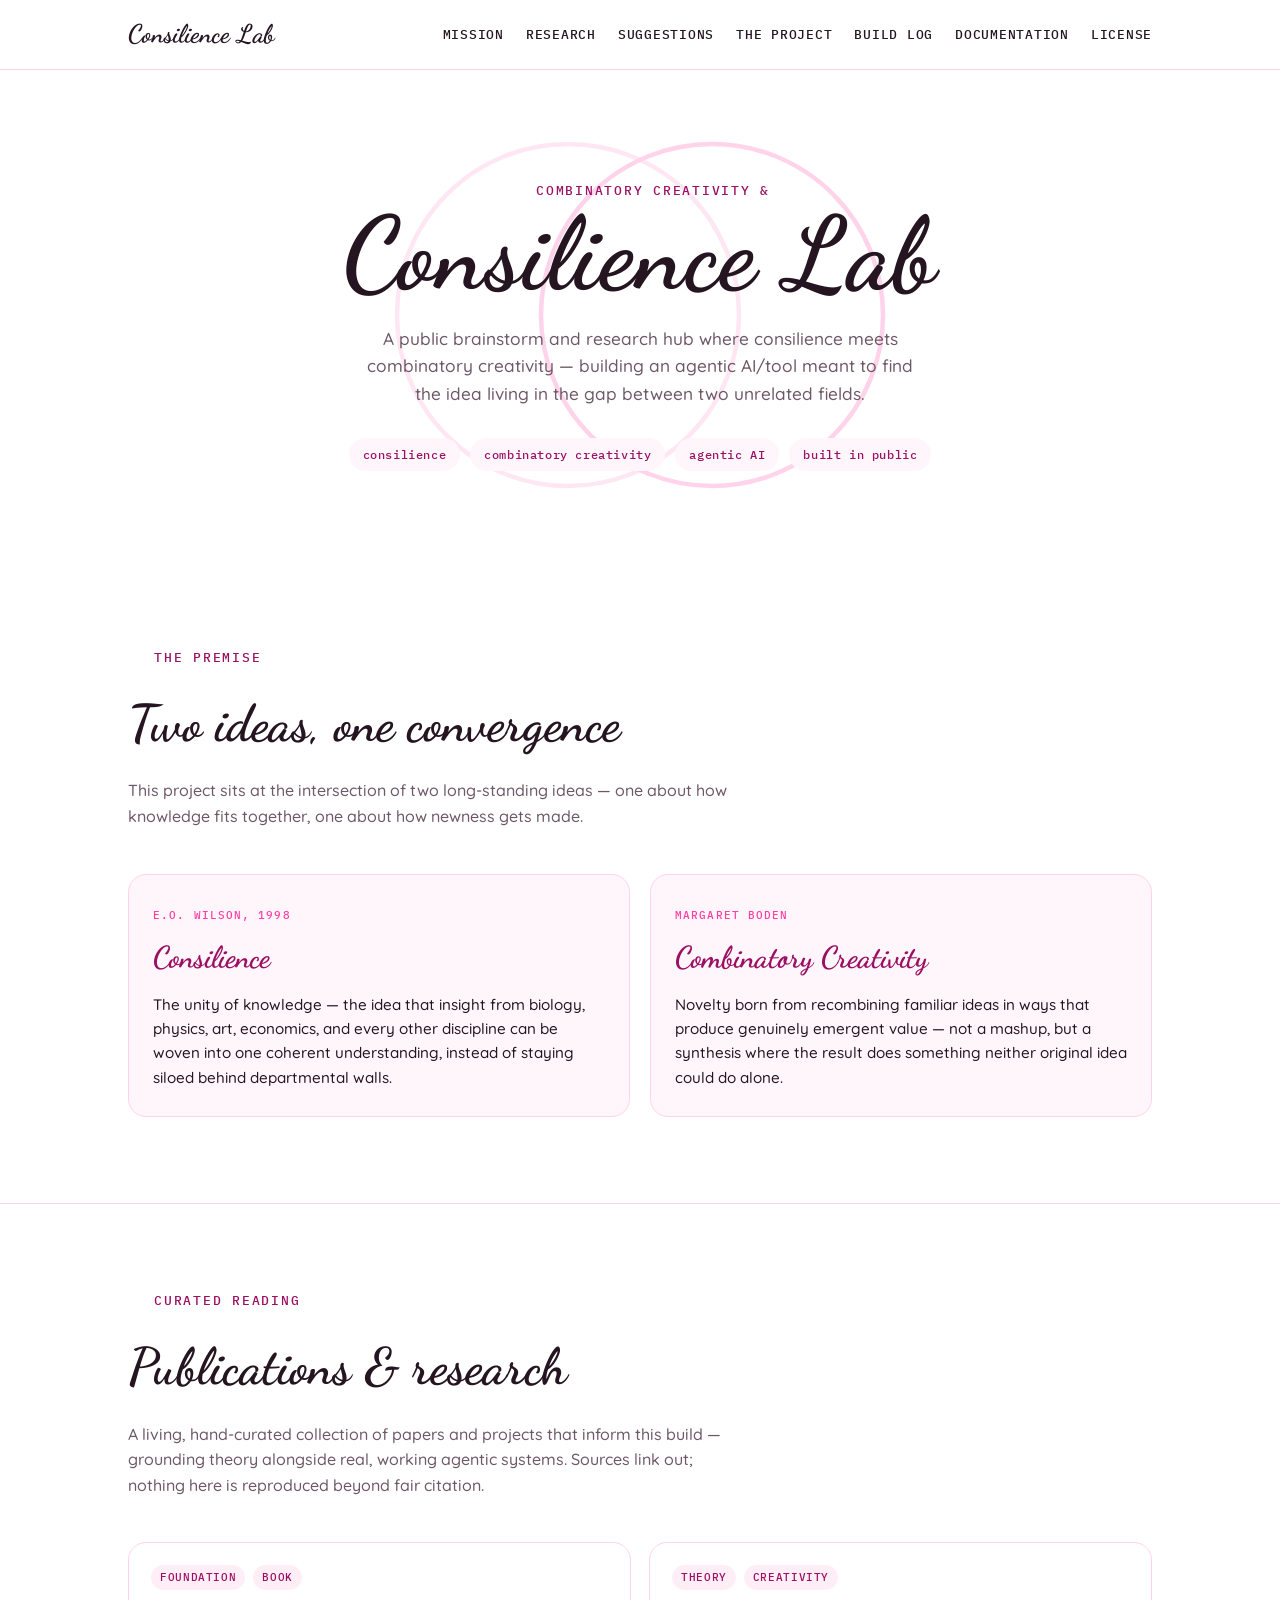
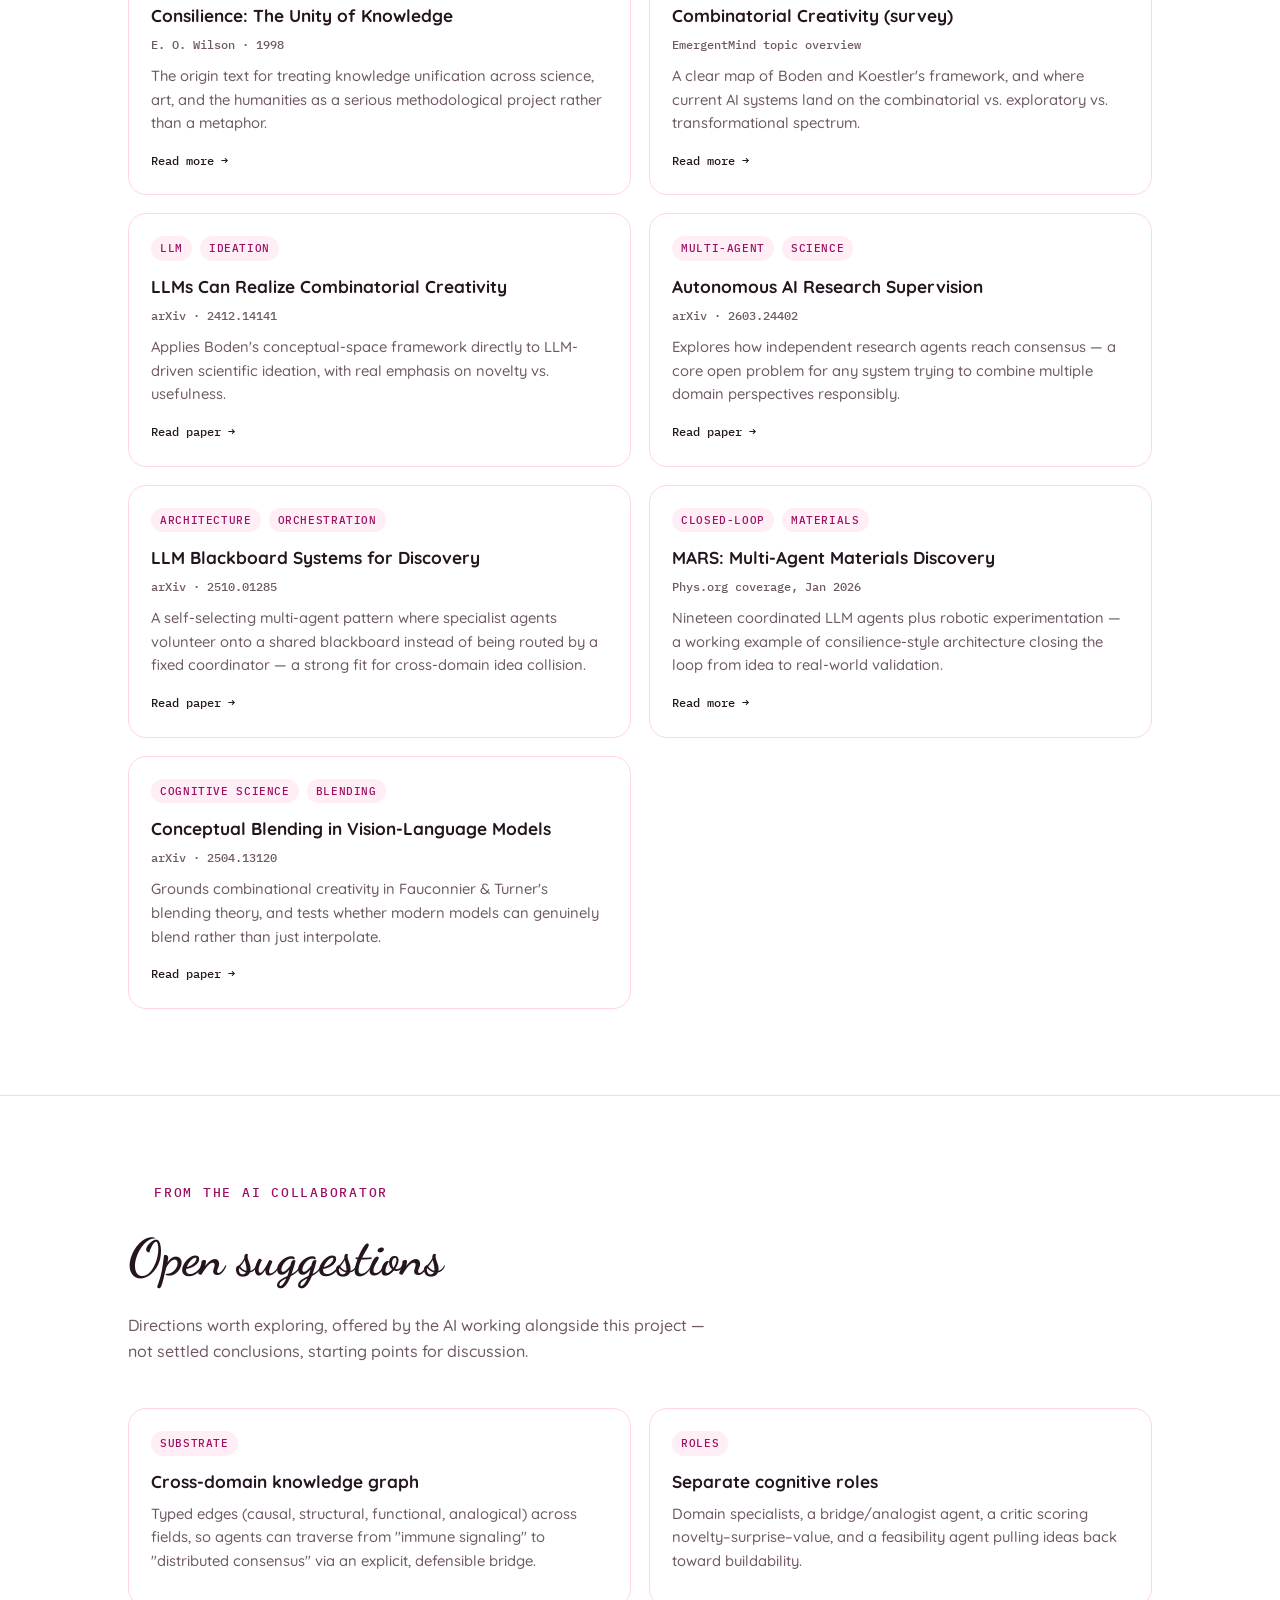
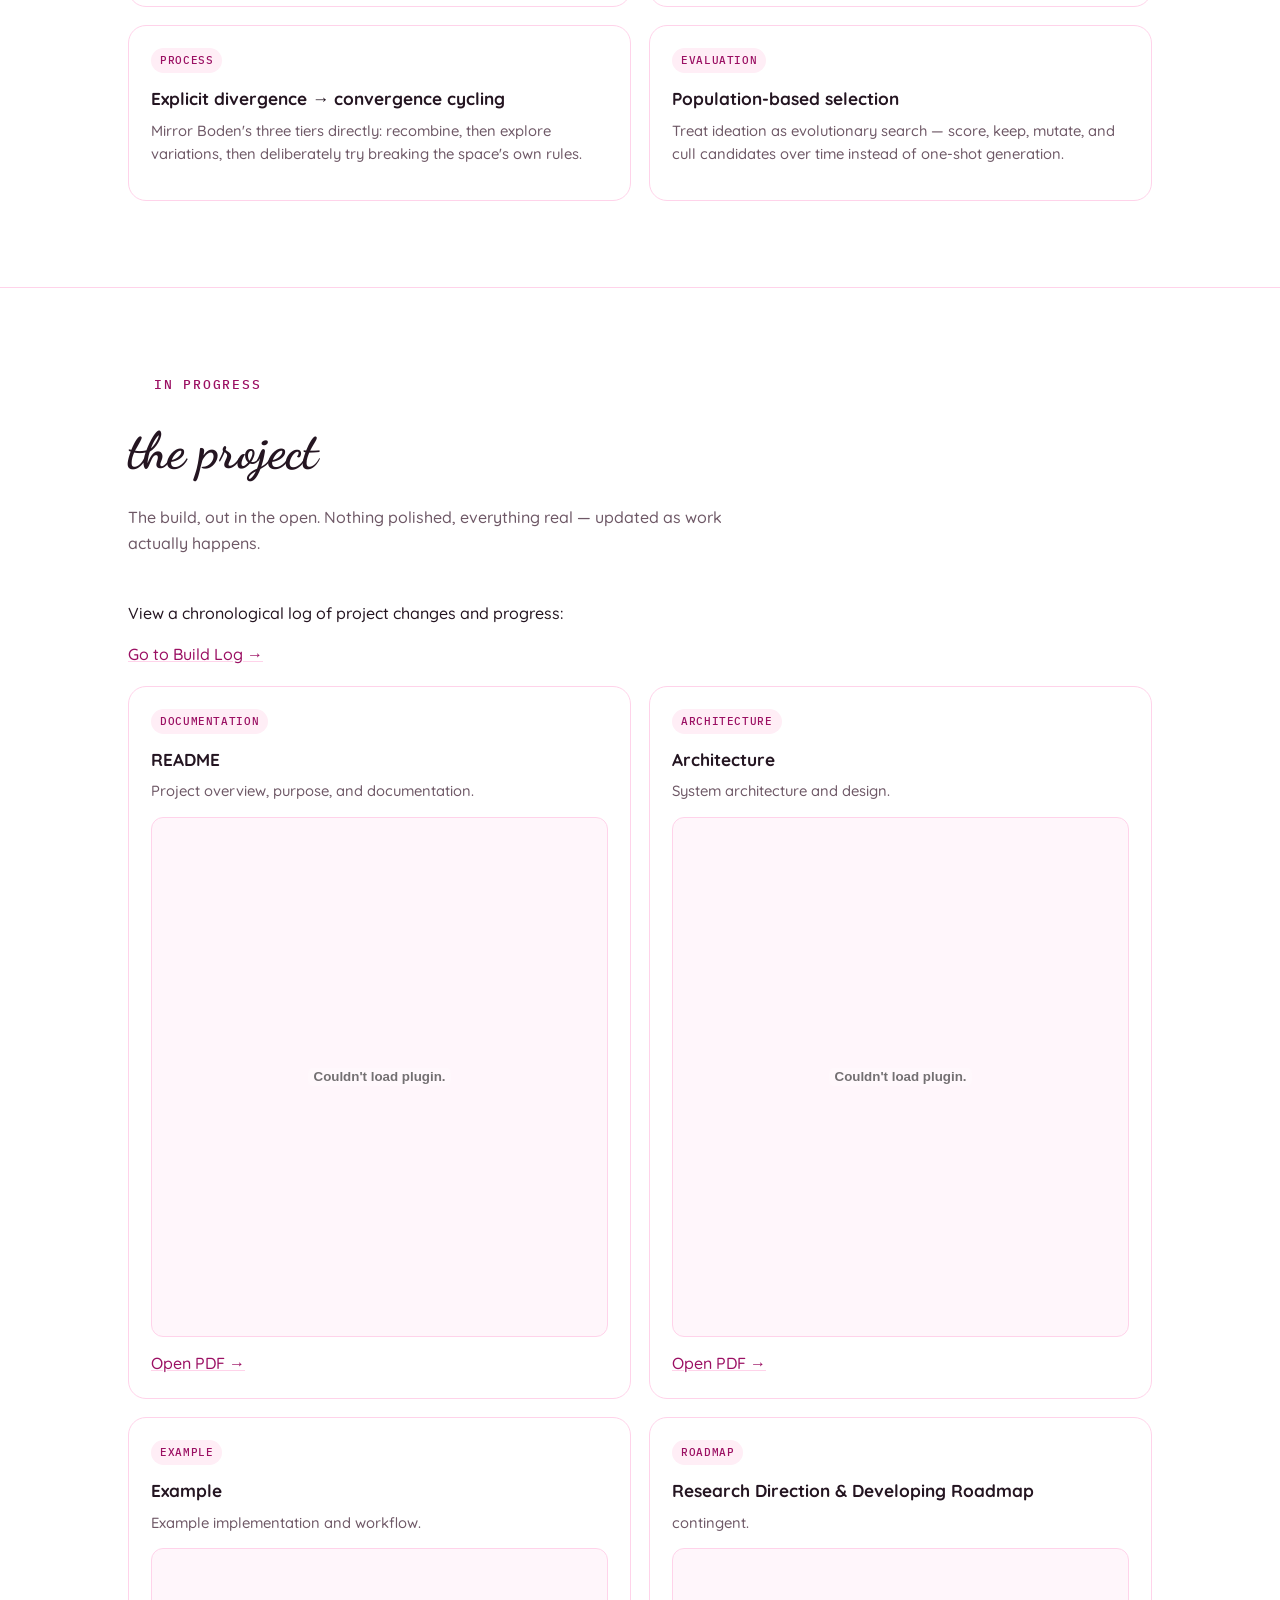
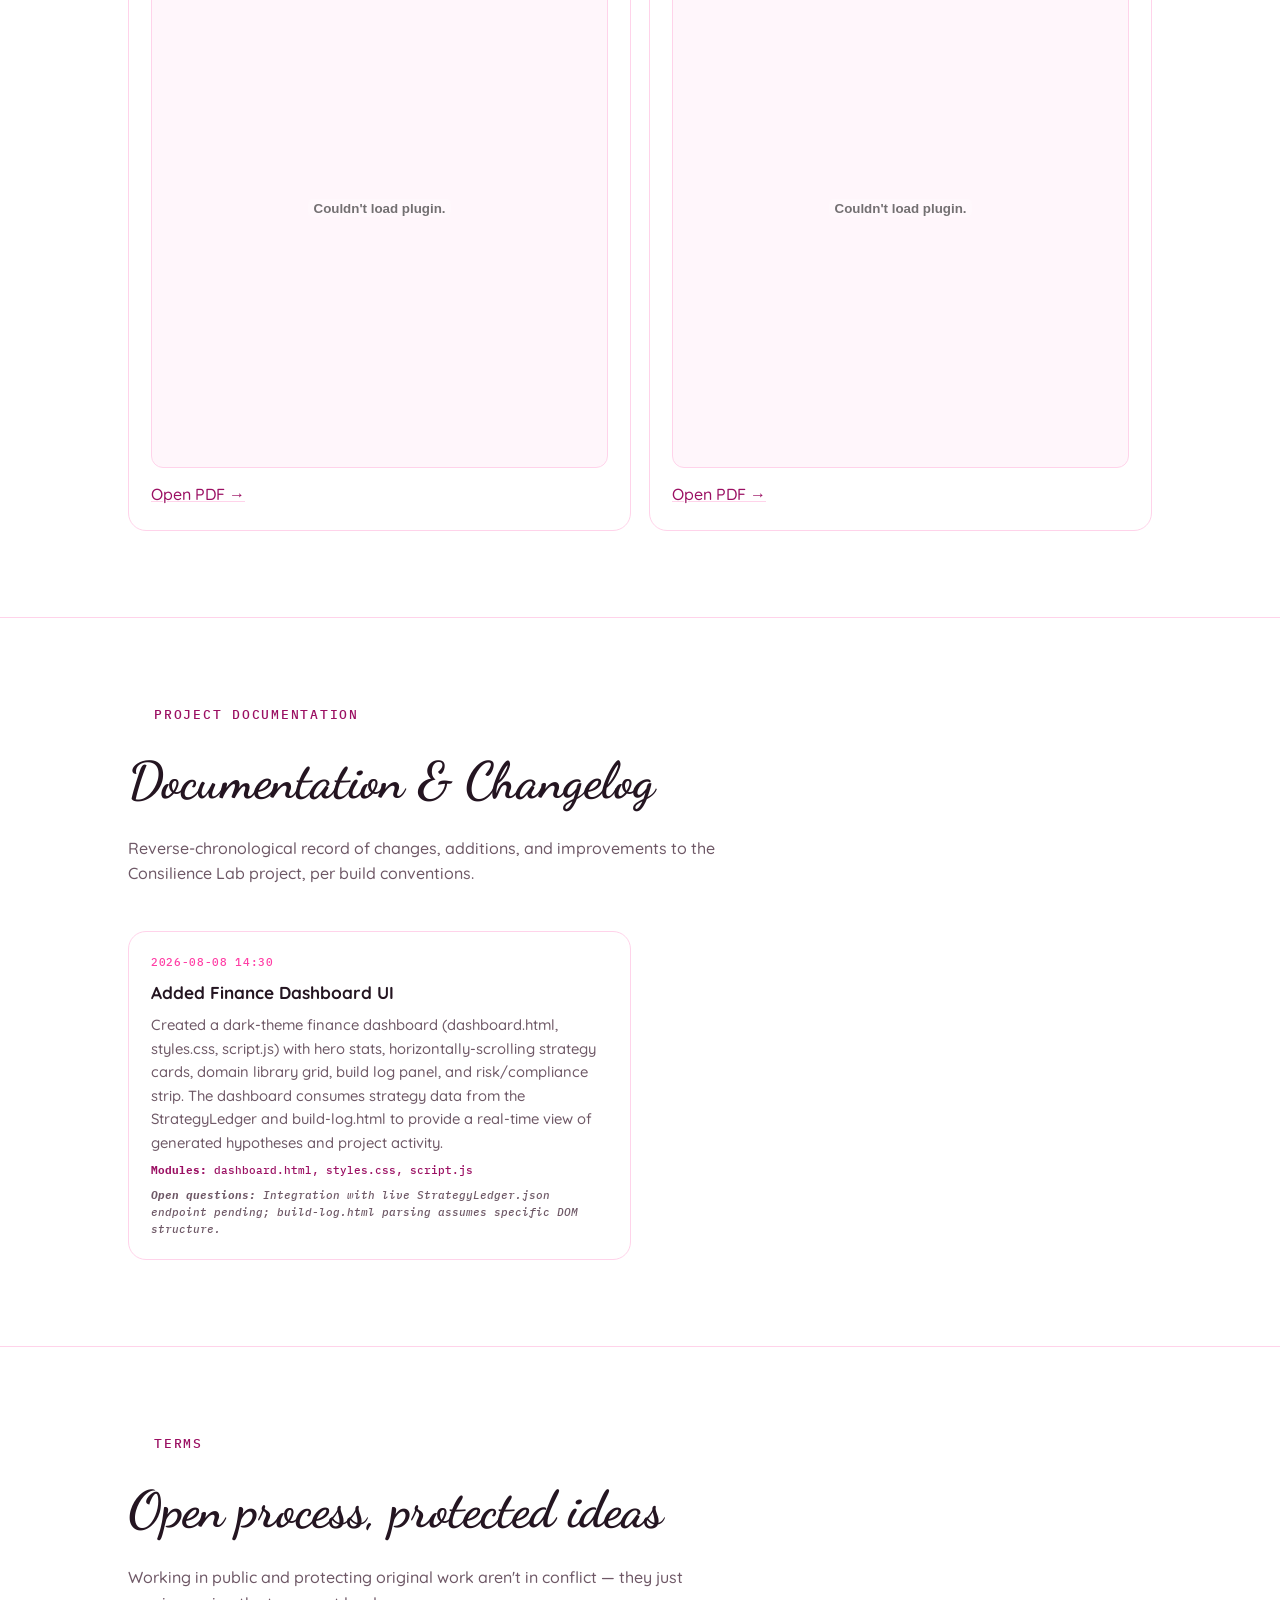
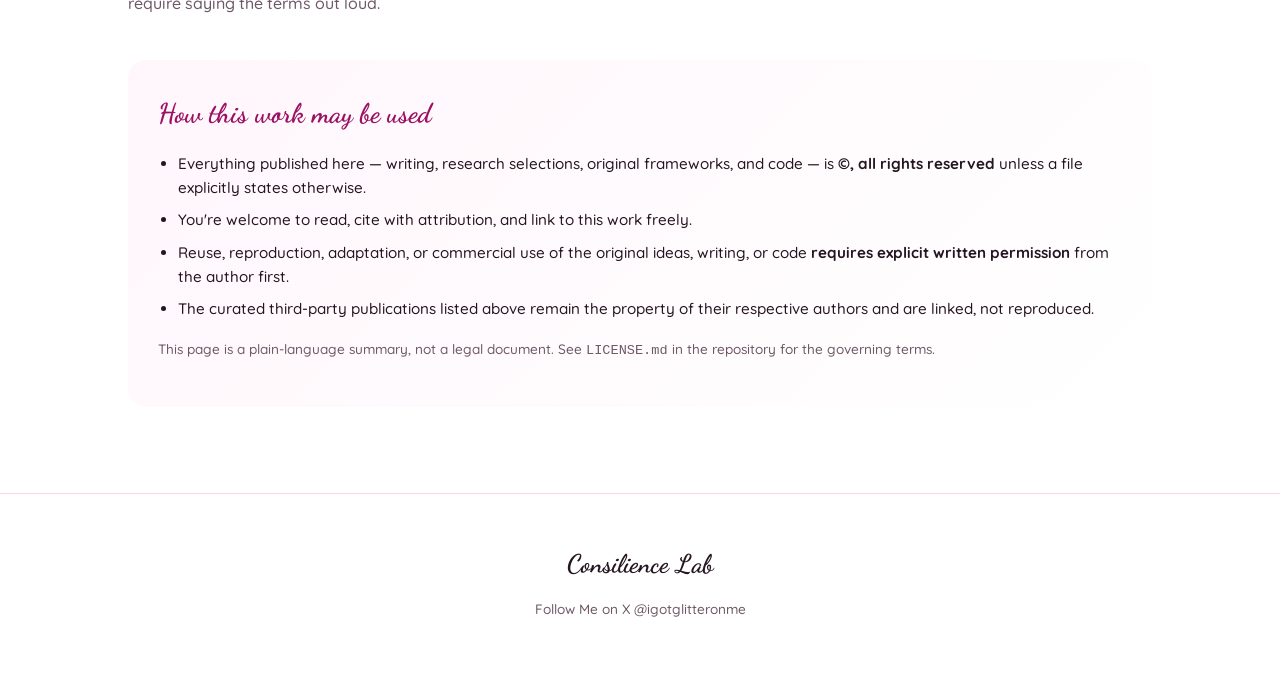
<file: index.html>
<!DOCTYPE html>
<html lang="en">
<head>
<meta charset="UTF-8">
<meta name="viewport" content="width=device-width, initial-scale=1.0">
<title>Consilience Lab — Where Ideas Collide</title>
<meta name="description" content="A public research, building and brainstorm hub, exploring consilience and combinatory creativity in agentic AI. Curated publications, open suggestions, and work-in-progress.">

<link rel="preconnect" href="https://fonts.googleapis.com">
<link rel="preconnect" href="https://fonts.gstatic.com" crossorigin>
<link href="https://fonts.googleapis.com/css2?family=Dancing+Script:wght@500;700&family=Quicksand:wght@400;500;600;700&family=IBM+Plex+Mono:wght@400;500&display=swap" rel="stylesheet">

<style>
  :root{
    --white:#ffffff;
    --bpink:#e0218a;
    --hot-pink:#ff3ea5;
    --blush:#ffeef6;
    --blush-2:#fff6fb;
    --deep-magenta:#9b1063;
    --ink:#241521;
    --ink-soft:#6e5866;
    --line:#ffd3ea;
    --radius:18px;
  }

  *{box-sizing:border-box;}
  html{scroll-behavior:smooth;}
  body{
    margin:0;
    background:var(--white);
    color:var(--ink);
    font-family:'Quicksand', sans-serif;
    font-weight:500;
    line-height:1.6;
    -webkit-font-smoothing:antialiased;
  }

  ::selection{ background:var(--b-pink); color:#fff; }

  a{ color:var(--deep-magenta); text-decoration-color:var(--line); }
  a:hover{ color:var(--hot-pink); }

  .wrap{ max-width:1080px; margin:0 auto; padding:0 28px; }

  h1,h2,h3{ margin:0; }

  .script{
    font-family:'Dancing Script', cursive;
    font-weight:700;
    color:var(--b-pink);
  }

  .eyebrow{
    font-family:'IBM Plex Mono', monospace;
    font-size:12.5px;
    letter-spacing:.14em;
    text-transform:uppercase;
    color:var(--deep-magenta);
    display:inline-flex;
    align-items:center;
    gap:10px;
  }
  .eyebrow::before{
    content:"";
    width:16px; height:16px;
    background: var(--venn-icon);
    display:inline-block;
  }

  /* ---------- Nav ---------- */
  nav{
    position:sticky; top:0; z-index:50;
    background:rgba(255,255,255,0.88);
    backdrop-filter:blur(8px);
    border-bottom:1px solid var(--line);
  }
  .nav-inner{
    max-width:1080px; margin:0 auto; padding:14px 28px;
    display:flex; align-items:center; justify-content:space-between;
    gap:16px; flex-wrap:wrap;
  }
  .nav-mark{
    font-family:'Dancing Script', cursive;
    font-weight:700;
    font-size:1.6rem;
    color:var(--b-pink);
  }
  .nav-links{
    display:flex; gap:22px; flex-wrap:wrap;
    font-family:'IBM Plex Mono', monospace;
    font-size:12.5px;
    letter-spacing:.06em;
    text-transform:uppercase;
  }
  .nav-links a{ color:var(--ink); text-decoration:none; }
  .nav-links a:hover{ color:var(--b-pink); }

  /* ---------- Hero ---------- */
  header.hero{
    position:relative;
    padding:110px 28px 90px;
    text-align:center;
    overflow:hidden;
  }
  .venn-bg{
    position:absolute; inset:0;
    display:flex; align-items:center; justify-content:center;
    pointer-events:none;
    opacity:0.55;
  }
  .venn-bg svg{ width:min(720px, 90vw); height:auto; }

  .hero-content{ position:relative; z-index:1; }

  .hero h1{
    font-size:clamp(3.2rem, 9vw, 6.4rem);
    line-height:0.95;
    letter-spacing:0.01em;
  }
  .hero .tagline{
    max-width:560px;
    margin:22px auto 0;
    font-size:1.08rem;
    color:var(--ink-soft);
  }
  .hero .badge-row{
    margin-top:30px;
    display:flex; gap:10px; justify-content:center; flex-wrap:wrap;
  }
  .pill{
    font-family:'IBM Plex Mono', monospace;
    font-size:12px;
    letter-spacing:.05em;
    padding:7px 14px;
    border-radius:999px;
    border:1.5px solid var(--b-pink);
    color:var(--deep-magenta);
    background:var(--blush-2);
  }

  /* ---------- Section shell ---------- */
  section{ padding:86px 0; border-top:1px solid var(--line); }
  section:first-of-type{ border-top:none; }
  .section-head{ margin-bottom:44px; max-width:680px; }
  .section-head h2{
    font-family:'Dancing Script', cursive;
    font-weight:700;
    font-size:clamp(2.2rem, 4.5vw, 3.2rem);
    color:var(--b-pink);
    margin-top:10px;
  }
  .section-head p{ color:var(--ink-soft); margin-top:14px; font-size:1rem; max-width:600px; }

  /* ---------- Mission / definitions ---------- */
  .terms{
    display:grid; grid-template-columns:1fr 1fr; gap:20px;
    margin-top:10px;
  }
  .term-card{
    background:var(--blush-2);
    border:1.5px solid var(--line);
    border-radius:var(--radius);
    padding:26px 24px;
  }
  .term-card .kicker{
    font-family:'IBM Plex Mono', monospace;
    font-size:11px; letter-spacing:.1em; text-transform:uppercase;
    color:var(--hot-pink);
  }
  .term-card h3{
    font-family:'Dancing Script', cursive;
    font-weight:700;
    font-size:1.9rem;
    color:var(--deep-magenta);
    margin:8px 0 10px;
  }
  .term-card p{ margin:0; color:var(--ink); font-size:0.95rem; }

  /* ---------- Cards grid (publications / suggestions / the project) ---------- */
  .grid{ display:grid; grid-template-columns:repeat(2, 1fr); gap:18px; }

  .card{
    border:1.5px solid var(--line);
    border-radius:var(--radius);
    padding:22px;
    background:var(--white);
    transition: border-color .18s ease, transform .18s ease;
  }
  .card:hover{ border-color:var(--b-pink); transform:translateY(-2px); }

  .tag-row{ display:flex; gap:8px; flex-wrap:wrap; margin-bottom:12px; }
  .tag{
    font-family:'IBM Plex Mono', monospace;
    font-size:10.5px; letter-spacing:.06em; text-transform:uppercase;
    color:var(--deep-magenta);
    background:var(--blush);
    padding:4px 9px;
    border-radius:999px;
  }
  .card h3{ font-size:1.08rem; font-weight:700; color:var(--ink); margin-bottom:6px; }
  .card .meta{
    font-family:'IBM Plex Mono', monospace;
    font-size:11.5px; color:var(--ink-soft); margin-bottom:10px;
  }
  .card p{ font-size:0.92rem; color:var(--ink-soft); margin:0 0 12px; }
  .card .link{
    font-family:'IBM Plex Mono', monospace;
    font-size:12px; font-weight:500;
    text-decoration:none;
    color:var(--b-pink);
  }
  .card .link:hover{ color:var(--hot-pink); }

  /* ---------- Embedded project PDFs ---------- */
  .pdf-section{
    display:grid;
    grid-template-columns:repeat(2, minmax(0, 1fr));
    gap:18px;
    margin-top:18px;
  }

  .pdf-card{
    border:1.5px solid var(--line);
    border-radius:var(--radius);
    padding:22px;
    background:var(--white);
    overflow:hidden;
  }

  .pdf-card h3{
    font-size:1.08rem;
    font-weight:700;
    color:var(--ink);
    margin-bottom:6px;
  }

  .pdf-card p{
    font-size:0.92rem;
    color:var(--ink-soft);
    margin:0 0 14px;
  }

  .pdf-card embed{
    display:block;
    width:100%;
    height:520px;
    border:1px solid var(--line);
    border-radius:12px;
    background:var(--blush-2);
    margin-bottom:14px;
  }

  /* status chip for the project */
  .status{
    font-family:'IBM Plex Mono', monospace;
    font-size:10.5px; letter-spacing:.06em; text-transform:uppercase;
    padding:4px 10px; border-radius:999px;
    display:inline-block; margin-bottom:12px;
  }
  .status.exploring{ background:#fff2c9; color:#8a6a00; }
  .status.prototyping{ background:#dcf3e4; color:#177a44; }
  .status.planned{ background:var(--blush); color:var(--deep-magenta); }

  /* ---------- Documentation / Changelog ---------- */
  .doc-grid{ display:grid; grid-template-columns:repeat(2, 1fr); gap:18px; }
  .doc-card{
    border:1.5px solid var(--line);
    border-radius:var(--radius);
    padding:22px;
    background:var(--white);
    transition: border-color .18s ease, transform .18s ease;
  }
  .doc-card:hover{ border-color:var(--b-pink); transform:translateY(-2px); }
  .doc-card .doc-date{
    font-family:'IBM Plex Mono', monospace;
    font-size:11px; letter-spacing:.06em; text-transform:uppercase;
    color:var(--hot-pink);
    margin-bottom:8px;
  }
  .doc-card h3{ font-size:1.08rem; font-weight:700; color:var(--ink); margin-bottom:6px; }
  .doc-card p{ font-size:0.92rem; color:var(--ink-soft); margin:0 0 8px; }
  .doc-card .doc-modules{
    font-family:'IBM Plex Mono', monospace;
    font-size:10.5px; color:var(--deep-magenta); margin-bottom:8px;
  }
  .doc-card .doc-questions{
    font-family:'IBM Plex Mono', monospace;
    font-size:10.5px; color:var(--ink-soft); font-style:italic;
  }

  /* ---------- License callout ---------- */
  .license-box{
    background:linear-gradient(135deg, var(--blush-2), #fff);
    border:2px solid var(--b-pink);
    border-radius:var(--radius);
    padding:32px 30px;
  }
  .license-box h3{
    font-family:'Dancing Script', cursive; font-weight:700;
    color:var(--deep-magenta); font-size:1.7rem; margin-bottom:12px;
  }
  .license-box ul{ margin:16px 0; padding-left:20px; }
  .license-box li{ margin-bottom:8px; font-size:0.95rem; }
  .license-box .fine{ font-size:0.85rem; color:var(--ink-soft); margin-top:16px; }

  /* ---------- Footer ---------- */
  footer{
    padding:50px 28px 60px;
    text-align:center;
    border-top:1px solid var(--line);
  }
  footer .script{ font-size:1.6rem; display:block; margin-bottom:8px; }
  footer p{ font-size:0.85rem; color:var(--ink-soft); }

  @media (max-width: 760px){
    .terms{ grid-template-columns:1fr; }
    .grid{ grid-template-columns:1fr; }
    .pdf-section{ grid-template-columns:1fr; }
    .doc-grid{ grid-template-columns:1fr; }
    .pdf-card embed{ height:520px; }
    .nav-links{ font-size:11px; gap:14px; }
  }

  @media (prefers-reduced-motion: reduce){
    html{ scroll-behavior:auto; }
    .card{ transition:none; }
    .doc-card{ transition:none; }
  }
</style>
</head>
<body>

<nav>
  <div class="nav-inner">
    <div class="nav-mark">Consilience Lab</div>
    <div class="nav-links">
      <a href="#mission">Mission</a>
      <a href="#research">Research</a>
      <a href="#suggestions">Suggestions</a>
      <a href="#the project">the project</a>
      <a href="build-log.html">Build Log</a>
      <a href="#documentation">Documentation</a>
      <a href="#license">License</a>
    </div>
  </div>
</nav>

<header class="hero">
  <div class="venn-bg" aria-hidden="true">
    <svg viewBox="0 0 400 220" fill="none">
      <circle cx="160" cy="110" r="95" stroke="#ffd3ea" stroke-width="2.5"/>
      <circle cx="240" cy="110" r="95" stroke="#ffb0d9" stroke-width="2.5"/>
    </svg>
  </div>
  <div class="hero-content">
    <span class="eyebrow" style="--venn-icon: radial-gradient(circle, var(--b-pink) 40%, transparent 41%);">Combinatory Creativity &amp;</span>
    <h1 class="script">Consilience Lab</h1>
    <p class="tagline">A public brainstorm and research hub where consilience meets combinatory creativity — building an agentic AI/tool meant to find the idea living in the gap between two unrelated fields.</p>
    <div class="badge-row">
      <span class="pill">consilience</span>
      <span class="pill">combinatory creativity</span>
      <span class="pill">agentic AI</span>
      <span class="pill">built in public</span>
    </div>
  </div>
</header>

<section id="mission">
  <div class="wrap">
    <div class="section-head">
      <span class="eyebrow" style="--venn-icon: radial-gradient(circle, var(--b-pink) 40%, transparent 41%);">the premise</span>
      <h2>Two ideas, one convergence</h2>
      <p>This project sits at the intersection of two long-standing ideas — one about how knowledge fits together, one about how newness gets made. </p>
    </div>
    <div class="terms">
      <div class="term-card">
        <span class="kicker">E.O. Wilson, 1998</span>
        <h3>Consilience</h3>
        <p>The unity of knowledge — the idea that insight from biology, physics, art, economics, and every other discipline can be woven into one coherent understanding, instead of staying siloed behind departmental walls.</p>
      </div>
      <div class="term-card">
        <span class="kicker">Margaret Boden</span>
        <h3>Combinatory Creativity</h3>
        <p>Novelty born from recombining familiar ideas in ways that produce genuinely emergent value — not a mashup, but a synthesis where the result does something neither original idea could do alone.</p>
      </div>
    </div>
  </div>
</section>

<section id="research">
  <div class="wrap">
    <div class="section-head">
      <span class="eyebrow" style="--venn-icon: radial-gradient(circle, var(--b-pink) 40%, transparent 41%);">curated reading</span>
      <h2>Publications &amp; research</h2>
      <p>A living, hand-curated collection of papers and projects that inform this build — grounding theory alongside real, working agentic systems. Sources link out; nothing here is reproduced beyond fair citation.</p>
    </div>

    <div class="grid">

      <div class="card">
        <div class="tag-row"><span class="tag">foundation</span><span class="tag">book</span></div>
        <h3>Consilience: The Unity of Knowledge</h3>
        <div class="meta">E. O. Wilson · 1998</div>
        <p>The origin text for treating knowledge unification across science, art, and the humanities as a serious methodological project rather than a metaphor.</p>
        <a class="link" href="https://en.wikipedia.org/wiki/Consilience_(book)" target="_blank" rel="noopener">Read more →</a>
      </div>

      <div class="card">
        <div class="tag-row"><span class="tag">theory</span><span class="tag">creativity</span></div>
        <h3>Combinatorial Creativity (survey)</h3>
        <div class="meta">EmergentMind topic overview</div>
        <p>A clear map of Boden and Koestler's framework, and where current AI systems land on the combinatorial vs. exploratory vs. transformational spectrum.</p>
        <a class="link" href="https://www.emergentmind.com/topics/combinatorial-creativity-cc" target="_blank" rel="noopener">Read more →</a>
      </div>

      <div class="card">
        <div class="tag-row"><span class="tag">LLM</span><span class="tag">ideation</span></div>
        <h3>LLMs Can Realize Combinatorial Creativity</h3>
        <div class="meta">arXiv · 2412.14141</div>
        <p>Applies Boden's conceptual-space framework directly to LLM-driven scientific ideation, with real emphasis on novelty vs. usefulness.</p>
        <a class="link" href="https://arxiv.org/pdf/2412.14141" target="_blank" rel="noopener">Read paper →</a>
      </div>

      <div class="card">
        <div class="tag-row"><span class="tag">multi-agent</span><span class="tag">science</span></div>
        <h3>Autonomous AI Research Supervision</h3>
        <div class="meta">arXiv · 2603.24402</div>
        <p>Explores how independent research agents reach consensus — a core open problem for any system trying to combine multiple domain perspectives responsibly.</p>
        <a class="link" href="https://arxiv.org/pdf/2603.24402" target="_blank" rel="noopener">Read paper →</a>
      </div>

      <div class="card">
        <div class="tag-row"><span class="tag">architecture</span><span class="tag">orchestration</span></div>
        <h3>LLM Blackboard Systems for Discovery</h3>
        <div class="meta">arXiv · 2510.01285</div>
        <p>A self-selecting multi-agent pattern where specialist agents volunteer onto a shared blackboard instead of being routed by a fixed coordinator — a strong fit for cross-domain idea collision.</p>
        <a class="link" href="https://arxiv.org/pdf/2510.01285" target="_blank" rel="noopener">Read paper →</a>
      </div>

      <div class="card">
        <div class="tag-row"><span class="tag">closed-loop</span><span class="tag">materials</span></div>
        <h3>MARS: Multi-Agent Materials Discovery</h3>
        <div class="meta">Phys.org coverage, Jan 2026</div>
        <p>Nineteen coordinated LLM agents plus robotic experimentation — a working example of consilience-style architecture closing the loop from idea to real-world validation.</p>
        <a class="link" href="https://phys.org/news/2026-01-multi-agent-ai-robots-automate.html" target="_blank" rel="noopener">Read more →</a>
      </div>

      <div class="card">
        <div class="tag-row"><span class="tag">cognitive science</span><span class="tag">blending</span></div>
        <h3>Conceptual Blending in Vision-Language Models</h3>
        <div class="meta">arXiv · 2504.13120</div>
        <p>Grounds combinational creativity in Fauconnier &amp; Turner's blending theory, and tests whether modern models can genuinely blend rather than just interpolate.</p>
        <a class="link" href="https://arxiv.org/pdf/2504.13120" target="_blank" rel="noopener">Read paper →</a>
      </div>

    </div>
  </div>
</section>

<section id="suggestions">
  <div class="wrap">
    <div class="section-head">
      <span class="eyebrow" style="--venn-icon: radial-gradient(circle, var(--b-pink) 40%, transparent 41%);">from the AI collaborator</span>
      <h2>Open suggestions</h2>
      <p>Directions worth exploring, offered by the AI working alongside this project — not settled conclusions, starting points for discussion.</p>
    </div>

    <div class="grid">
      <div class="card">
        <div class="tag-row"><span class="tag">substrate</span></div>
        <h3>Cross-domain knowledge graph</h3>
        <p>Typed edges (causal, structural, functional, analogical) across fields, so agents can traverse from "immune signaling" to "distributed consensus" via an explicit, defensible bridge.</p>
      </div>
      <div class="card">
        <div class="tag-row"><span class="tag">roles</span></div>
        <h3>Separate cognitive roles</h3>
        <p>Domain specialists, a bridge/analogist agent, a critic scoring novelty–surprise–value, and a feasibility agent pulling ideas back toward buildability.</p>
      </div>
      <div class="card">
        <div class="tag-row"><span class="tag">process</span></div>
        <h3>Explicit divergence → convergence cycling</h3>
        <p>Mirror Boden's three tiers directly: recombine, then explore variations, then deliberately try breaking the space's own rules.</p>
      </div>
      <div class="card">
        <div class="tag-row"><span class="tag">evaluation</span></div>
        <h3>Population-based selection</h3>
        <p>Treat ideation as evolutionary search — score, keep, mutate, and cull candidates over time instead of one-shot generation.</p>
      </div>
    </div>
  </div>
</section>

<section id="the project">
  <div class="wrap">
    <div class="section-head">
      <span class="eyebrow" style="--venn-icon: radial-gradient(circle, var(--b-pink) 40%, transparent 41%);">in progress</span>
      <h2>the project</h2>
      <p>The build, out in the open. Nothing polished, everything real — updated as work actually happens.</p>
    </div>

    <p>View a chronological log of project changes and progress:</p>
    <p><a class="link" href="build-log.html">Go to Build Log →</a></p>

    <!-- ---------- Project documents ---------- -->
    <div class="pdf-section">
      <div class="pdf-card">
        <div class="tag-row"><span class="tag">documentation</span></div>
        <h3>README</h3>
        <p>Project overview, purpose, and documentation.</p>
        <embed src="./directory/README.pdf" type="application/pdf" />
        <a class="link" href="./directory/README.pdf" target="_blank" rel="noopener">Open PDF →</a>
      </div>

      <div class="pdf-card">
        <div class="tag-row"><span class="tag">architecture</span></div>
        <h3>Architecture</h3>
        <p>System architecture and design.</p>
        <embed src="./directory/ARCHITECTURE.pdf" type="application/pdf" />
        <a class="link" href="./directory/ARCHITECTURE.pdf" target="_blank" rel="noopener">Open PDF →</a>
      </div>

      <div class="pdf-card">
        <div class="tag-row"><span class="tag">example</span></div>
        <h3>Example</h3>
        <p>Example implementation and workflow.</p>
        <embed src="./directory/EXAMPLE.pdf" type="application/pdf" />
        <a class="link" href="./directory/EXAMPLE.pdf" target="_blank" rel="noopener">Open PDF →</a>
      </div>

      <div class="pdf-card">
        <div class="tag-row"><span class="tag">roadmap</span></div>
        <h3>Research Direction &amp; Developing Roadmap</h3>
        <p>contingent.</p>
        <embed src="./directory/RESEARCH_AND_ROADMAP.pdf" type="application/pdf" />
        <a class="link" href="./directory/RESEARCH_AND_ROADMAP.pdf" target="_blank" rel="noopener">Open PDF →</a>
      </div>
    </div>


  </div>
</section>

<section id="documentation">
  <div class="wrap">
    <div class="section-head">
      <span class="eyebrow" style="--venn-icon: radial-gradient(circle, var(--b-pink) 40%, transparent 41%);">project documentation</span>
      <h2>Documentation &amp; Changelog</h2>
      <p>Reverse-chronological record of changes, additions, and improvements to the Consilience Lab project, per build conventions.</p>
    </div>

    <div class="doc-grid">
      <div class="doc-card">
        <div class="doc-date">2026-08-08 14:30</div>
        <h3>Added Finance Dashboard UI</h3>
        <p>Created a dark-theme finance dashboard (dashboard.html, styles.css, script.js) with hero stats, horizontally-scrolling strategy cards, domain library grid, build log panel, and risk/compliance strip. The dashboard consumes strategy data from the StrategyLedger and build-log.html to provide a real-time view of generated hypotheses and project activity.</p>
        <div class="doc-modules"><strong>Modules:</strong> dashboard.html, styles.css, script.js</div>
        <div class="doc-questions"><strong>Open questions:</strong> Integration with live StrategyLedger.json endpoint pending; build-log.html parsing assumes specific DOM structure.</div>
      </div>
    </div>
  </div>
</section>

<section id="license">
  <div class="wrap">
    <div class="section-head">
      <span class="eyebrow" style="--venn-icon: radial-gradient(circle, var(--b-pink) 40%, transparent 41%);">terms</span>
      <h2>Open process, protected ideas</h2>
      <p>Working in public and protecting original work aren't in conflict — they just require saying the terms out loud.</p>
    </div>

    <div class="license-box">
      <h3>How this work may be used</h3>
      <ul>
        <li>Everything published here — writing, research selections, original frameworks, and code — is <strong>©, all rights reserved</strong> unless a file explicitly states otherwise.</li>
        <li>You're welcome to read, cite with attribution, and link to this work freely.</li>
        <li>Reuse, reproduction, adaptation, or commercial use of the original ideas, writing, or code <strong>requires explicit written permission</strong> from the author first.</li>
        <li>The curated third-party publications listed above remain the property of their respective authors and are linked, not reproduced.</li>
      </ul>
      <p class="fine">This page is a plain-language summary, not a legal document. See <code>LICENSE.md</code> in the repository for the governing terms.</p>
    </div>
  </div>
</section>

<footer>
  <span class="script">Consilience Lab</span>
  <p>Follow Me on X @igotglitteronme</p>
</footer>

</body>
</html>
</file>
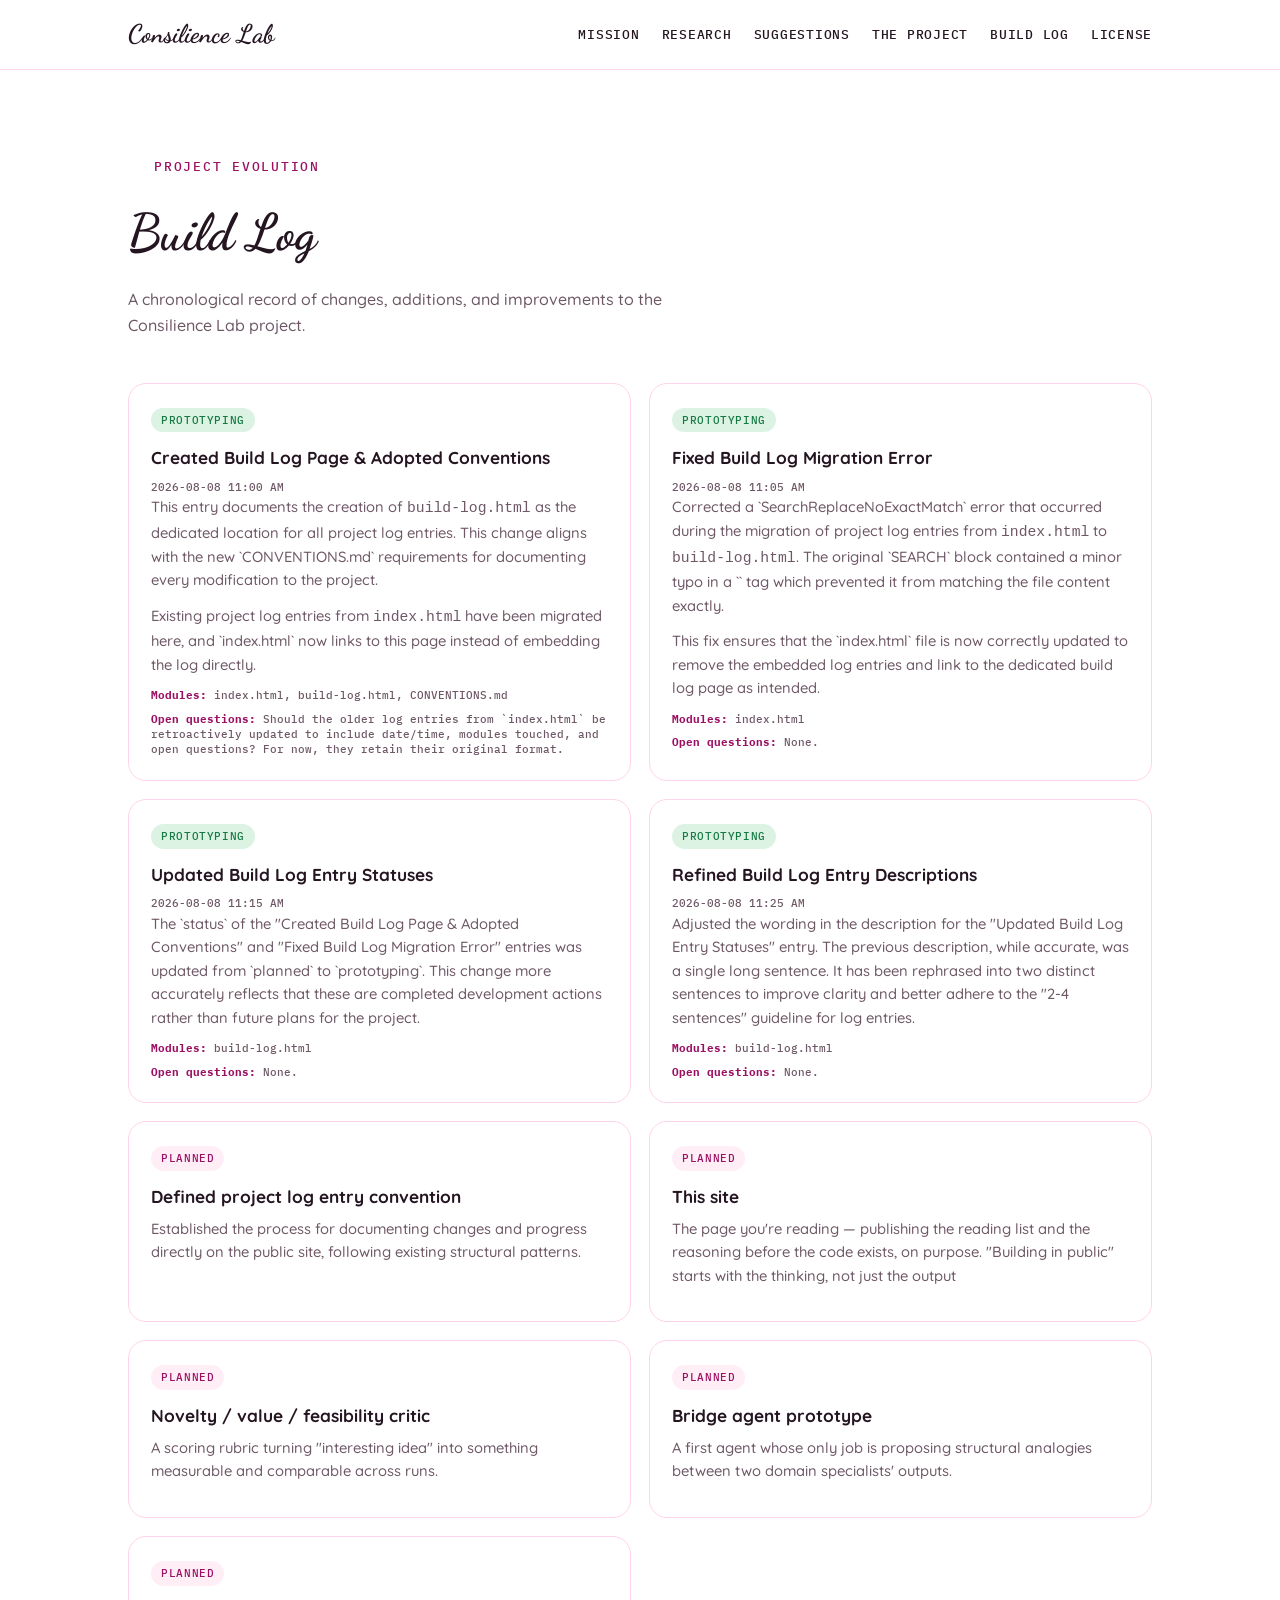
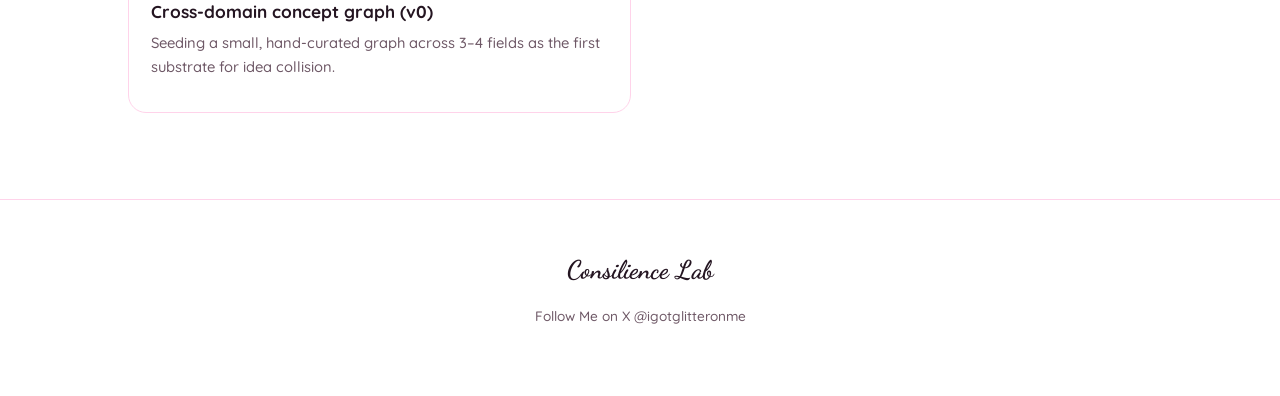
<file: build-log.html>
<!DOCTYPE html>
<html lang="en">
<head>
<meta charset="UTF-8">
<meta name="viewport" content="width=device-width, initial-scale=1.0">
<title>Consilience Lab — Build Log</title>
<meta name="description" content="A public research, building and brainstorm hub, exploring consilience and combinatory creativity in agentic AI. Curated publications, open suggestions, and work-in-progress.">

<link rel="preconnect" href="https://fonts.googleapis.com">
<link rel="preconnect" href="https://fonts.gstatic.com" crossorigin>
<link href="https://fonts.googleapis.com/css2?family=Dancing+Script:wght@500;700&family=Quicksand:wght@400;500;600;700&family=IBM+Plex+Mono:wght@400;500&display=swap" rel="stylesheet">

<style>
  :root{
    --white:#ffffff;
    --bpink:#e0218a;
    --hot-pink:#ff3ea5;
    --blush:#ffeef6;
    --blush-2:#fff6fb;
    --deep-magenta:#9b1063;
    --ink:#241521;
    --ink-soft:#6e5866;
    --line:#ffd3ea;
    --radius:18px;
  }

  *{box-sizing:border-box;}
  html{scroll-behavior:smooth;}
  body{
    margin:0;
    background:var(--white);
    color:var(--ink);
    font-family:'Quicksand', sans-serif;
    font-weight:500;
    line-height:1.6;
    -webkit-font-smoothing:antialiased;
  }

  ::selection{ background:var(--b-pink); color:#fff; }

  a{ color:var(--deep-magenta); text-decoration-color:var(--line); }
  a:hover{ color:var(--hot-pink); }

  .wrap{ max-width:1080px; margin:0 auto; padding:0 28px; }

  h1,h2,h3{ margin:0; }

  .script{
    font-family:'Dancing Script', cursive;
    font-weight:700;
    color:var(--b-pink);
  }

  .eyebrow{
    font-family:'IBM Plex Mono', monospace;
    font-size:12.5px;
    letter-spacing:.14em;
    text-transform:uppercase;
    color:var(--deep-magenta);
    display:inline-flex;
    align-items:center;
    gap:10px;
  }
  .eyebrow::before{
    content:"";
    width:16px; height:16px;
    background: var(--venn-icon);
    display:inline-block;
  }

  /* ---------- Nav ---------- */
  nav{
    position:sticky; top:0; z-index:50;
    background:rgba(255,255,255,0.88);
    backdrop-filter:blur(8px);
    border-bottom:1px solid var(--line);
  }
  .nav-inner{
    max-width:1080px; margin:0 auto; padding:14px 28px;
    display:flex; align-items:center; justify-content:space-between;
    gap:16px; flex-wrap:wrap;
  }
  .nav-mark{
    font-family:'Dancing Script', cursive;
    font-weight:700;
    font-size:1.6rem;
    color:var(--b-pink);
  }
  .nav-links{
    display:flex; gap:22px; flex-wrap:wrap;
    font-family:'IBM Plex Mono', monospace;
    font-size:12.5px;
    letter-spacing:.06em;
    text-transform:uppercase;
  }
  .nav-links a{ color:var(--ink); text-decoration:none; }
  .nav-links a:hover{ color:var(--b-pink); }

  /* ---------- Hero ---------- */
  header.hero{
    position:relative;
    padding:110px 28px 90px;
    text-align:center;
    overflow:hidden;
  }
  .venn-bg{
    position:absolute; inset:0;
    display:flex; align-items:center; justify-content:center;
    pointer-events:none;
    opacity:0.55;
  }
  .venn-bg svg{ width:min(720px, 90vw); height:auto; }

  .hero-content{ position:relative; z-index:1; }

  .hero h1{
    font-size:clamp(3.2rem, 9vw, 6.4rem);
    line-height:0.95;
    letter-spacing:0.01em;
  }
  .hero .tagline{
    max-width:560px;
    margin:22px auto 0;
    font-size:1.08rem;
    color:var(--ink-soft);
  }
  .hero .badge-row{
    margin-top:30px;
    display:flex; gap:10px; justify-content:center; flex-wrap:wrap;
  }
  .pill{
    font-family:'IBM Plex Mono', monospace;
    font-size:12px;
    letter-spacing:.05em;
    padding:7px 14px;
    border-radius:999px;
    border:1.5px solid var(--b-pink);
    color:var(--deep-magenta);
    background:var(--blush-2);
  }

  /* ---------- Section shell ---------- */
  section{ padding:86px 0; border-top:1px solid var(--line); }
  section:first-of-type{ border-top:none; }
  .section-head{ margin-bottom:44px; max-width:680px; }
  .section-head h2{
    font-family:'Dancing Script', cursive;
    font-weight:700;
    font-size:clamp(2.2rem, 4.5vw, 3.2rem);
    color:var(--b-pink);
    margin-top:10px;
  }
  .section-head p{ color:var(--ink-soft); margin-top:14px; font-size:1rem; max-width:600px; }

  /* ---------- Mission / definitions ---------- */
  .terms{
    display:grid; grid-template-columns:1fr 1fr; gap:20px;
    margin-top:10px;
  }
  .term-card{
    background:var(--blush-2);
    border:1.5px solid var(--line);
    border-radius:var(--radius);
    padding:26px 24px;
  }
  .term-card .kicker{
    font-family:'IBM Plex Mono', monospace;
    font-size:11px; letter-spacing:.1em; text-transform:uppercase;
    color:var(--hot-pink);
  }
  .term-card h3{
    font-family:'Dancing Script', cursive;
    font-weight:700;
    font-size:1.9rem;
    color:var(--deep-magenta);
    margin:8px 0 10px;
  }
  .term-card p{ margin:0; color:var(--ink); font-size:0.95rem; }

  /* ---------- Cards grid (publications / suggestions / the project) ---------- */
  .grid{ display:grid; grid-template-columns:repeat(2, 1fr); gap:18px; }

  .card{
    border:1.5px solid var(--line);
    border-radius:var(--radius);
    padding:22px;
    background:var(--white);
    transition: border-color .18s ease, transform .18s ease;
  }
  .card:hover{ border-color:var(--b-pink); transform:translateY(-2px); }

  .tag-row{ display:flex; gap:8px; flex-wrap:wrap; margin-bottom:12px; }
  .tag{
    font-family:'IBM Plex Mono', monospace;
    font-size:10.5px; letter-spacing:.06em; text-transform:uppercase;
    color:var(--deep-magenta);
    background:var(--blush);
    padding:4px 9px;
    border-radius:999px;
  }
  .card h3{ font-size:1.08rem; font-weight:700; color:var(--ink); margin-bottom:6px; }
  .card .meta{
    font-family:'IBM Plex Mono', monospace;
    font-size:11.5px; color:var(--ink-soft); margin-bottom:10px;
  }
  .card p{ font-size:0.92rem; color:var(--ink-soft); margin:0 0 12px; }
  .card .link{
    font-family:'IBM Plex Mono', monospace;
    font-size:12px; font-weight:500;
    text-decoration:none;
    color:var(--b-pink);
  }
  .card .link:hover{ color:var(--hot-pink); }

  /* ---------- Embedded project PDFs ---------- */
  .pdf-section{
    display:grid;
    grid-template-columns:repeat(2, minmax(0, 1fr));
    gap:18px;
    margin-top:18px;
  }

  .pdf-card{
    border:1.5px solid var(--line);
    border-radius:var(--radius);
    padding:22px;
    background:var(--white);
    overflow:hidden;
  }

  .pdf-card h3{
    font-size:1.08rem;
    font-weight:700;
    color:var(--ink);
    margin-bottom:6px;
  }

  .pdf-card p{
    font-size:0.92rem;
    color:var(--ink-soft);
    margin:0 0 14px;
  }

  .pdf-card embed{
    display:block;
    width:100%;
    height:520px;
    border:1px solid var(--line);
    border-radius:12px;
    background:var(--blush-2);
    margin-bottom:14px;
  }

  /* status chip for the project */
  .status{
    font-family:'IBM Plex Mono', monospace;
    font-size:10.5px; letter-spacing:.06em; text-transform:uppercase;
    padding:4px 10px; border-radius:999px;
    display:inline-block; margin-bottom:12px;
  }
  .status.exploring{ background:#fff2c9; color:#8a6a00; }
  .status.prototyping{ background:#dcf3e4; color:#177a44; }
  .status.planned{ background:var(--blush); color:var(--deep-magenta); }

  /* new classes for build-log */
  .log-date-time, .log-modules, .log-questions{
    font-family:'IBM Plex Mono', monospace;
    font-size:11px;
    color:var(--ink-soft);
    margin-top:8px;
    line-height:1.4;
  }
  .log-modules strong, .log-questions strong {
    color:var(--deep-magenta);
  }


  /* ---------- License callout ---------- */
  .license-box{
    background:linear-gradient(135deg, var(--blush-2), #fff);
    border:2px solid var(--b-pink);
    border-radius:var(--radius);
    padding:32px 30px;
  }
  .license-box h3{
    font-family:'Dancing Script', cursive; font-weight:700;
    color:var(--deep-magenta); font-size:1.7rem; margin-bottom:12px;
  }
  .license-box ul{ margin:16px 0; padding-left:20px; }
  .license-box li{ margin-bottom:8px; font-size:0.95rem; }
  .license-box .fine{ font-size:0.85rem; color:var(--ink-soft); margin-top:16px; }

  /* ---------- Footer ---------- */
  footer{
    padding:50px 28px 60px;
    text-align:center;
    border-top:1px solid var(--line);
  }
  footer .script{ font-size:1.6rem; display:block; margin-bottom:8px; }
  footer p{ font-size:0.85rem; color:var(--ink-soft); }

  @media (max-width: 760px){
    .terms{ grid-template-columns:1fr; }
    .grid{ grid-template-columns:1fr; }
    .pdf-section{ grid-template-columns:1fr; }
    .pdf-card embed{ height:520px; }
    .nav-links{ font-size:11px; gap:14px; }
  }

  @media (prefers-reduced-motion: reduce){
    html{ scroll-behavior:auto; }
    .card{ transition:none; }
  }
</style>
</head>
<body>

<nav>
  <div class="nav-inner">
    <div class="nav-mark">Consilience Lab</div>
    <div class="nav-links">
      <a href="index.html#mission">Mission</a>
      <a href="index.html#research">Research</a>
      <a href="index.html#suggestions">Suggestions</a>
      <a href="index.html#the project">the project</a>
      <a href="build-log.html">Build Log</a>
      <a href="index.html#license">License</a>
    </div>
  </div>
</nav>

<section id="build-log">
  <div class="wrap">
    <div class="section-head">
      <span class="eyebrow" style="--venn-icon: radial-gradient(circle, var(--b-pink) 40%, transparent 41%);">project evolution</span>
      <h2>Build Log</h2>
      <p>A chronological record of changes, additions, and improvements to the Consilience Lab project.</p>
    </div>

    <div class="grid">
      <div class="card">
        <span class="status prototyping">prototyping</span>
        <h3>Created Build Log Page & Adopted Conventions</h3>
        <div class="log-date-time">2026-08-08 11:00 AM</div>
        <p>This entry documents the creation of <code>build-log.html</code> as the dedicated location for all project log entries. This change aligns with the new `CONVENTIONS.md` requirements for documenting every modification to the project.</p>
        <p>Existing project log entries from <code>index.html</code> have been migrated here, and `index.html` now links to this page instead of embedding the log directly.</p>
        <div class="log-modules"><strong>Modules:</strong> index.html, build-log.html, CONVENTIONS.md</div>
        <div class="log-questions"><strong>Open questions:</strong> Should the older log entries from `index.html` be retroactively updated to include date/time, modules touched, and open questions? For now, they retain their original format.</div>
      </div>
      <div class="card">
        <span class="status prototyping">prototyping</span>
        <h3>Fixed Build Log Migration Error</h3>
        <div class="log-date-time">2026-08-08 11:05 AM</div>
        <p>Corrected a `SearchReplaceNoExactMatch` error that occurred during the migration of project log entries from <code>index.html</code> to <code>build-log.html</code>. The original `SEARCH` block contained a minor typo in a `<span>` tag which prevented it from matching the file content exactly.</p>
        <p>This fix ensures that the `index.html` file is now correctly updated to remove the embedded log entries and link to the dedicated build log page as intended.</p>
        <div class="log-modules"><strong>Modules:</strong> index.html</div>
        <div class="log-questions"><strong>Open questions:</strong> None.</div>
      </div>
      <div class="card">
        <span class="status prototyping">prototyping</span>
        <h3>Updated Build Log Entry Statuses</h3>
        <div class="log-date-time">2026-08-08 11:15 AM</div>
        <p>The `status` of the "Created Build Log Page & Adopted Conventions" and "Fixed Build Log Migration Error" entries was updated from `planned` to `prototyping`. This change more accurately reflects that these are completed development actions rather than future plans for the project.</p>
        <div class="log-modules"><strong>Modules:</strong> build-log.html</div>
        <div class="log-questions"><strong>Open questions:</strong> None.</div>
      </div>
      <div class="card">
        <span class="status prototyping">prototyping</span>
        <h3>Refined Build Log Entry Descriptions</h3>
        <div class="log-date-time">2026-08-08 11:25 AM</div>
        <p>Adjusted the wording in the description for the "Updated Build Log Entry Statuses" entry. The previous description, while accurate, was a single long sentence. It has been rephrased into two distinct sentences to improve clarity and better adhere to the "2-4 sentences" guideline for log entries.</p>
        <div class="log-modules"><strong>Modules:</strong> build-log.html</div>
        <div class="log-questions"><strong>Open questions:</strong> None.</div>
      </div>
      <div class="card">
        <span class="status planned">planned</span>
        <h3>Defined project log entry convention</h3>
        <p>Established the process for documenting changes and progress directly on the public site, following existing structural patterns.</p>
      </div>
      <div class="card">
        <span class="status planned">planned</span>
        <h3>This site</h3>
        <p>The page you're reading — publishing the reading list and the reasoning before the code exists, on purpose. "Building in public" starts with the thinking, not just the output </p>
      </div>
      <div class="card">
        <span class="status planned">planned</span>
        <h3>Novelty / value / feasibility critic</h3>
        <p>A scoring rubric turning "interesting idea" into something measurable and comparable across runs.</p>
      </div>
      <div class="card">
        <span class="status planned">planned</span>
        <h3>Bridge agent prototype</h3>
        <p>A first agent whose only job is proposing structural analogies between two domain specialists' outputs.</p>
      </div>
      <div class="card">
        <span class="status planned">planned</span>
        <h3>Cross-domain concept graph (v0)</h3>
        <p>Seeding a small, hand-curated graph across 3–4 fields as the first substrate for idea collision.</p>
      </div>
    </div>
  </div>
</section>

<footer>
  <span class="script">Consilience Lab</span>
  <p>Follow Me on X @igotglitteronme</p>
</footer>

</body>
</html>
<!-- existing content -->
</file>
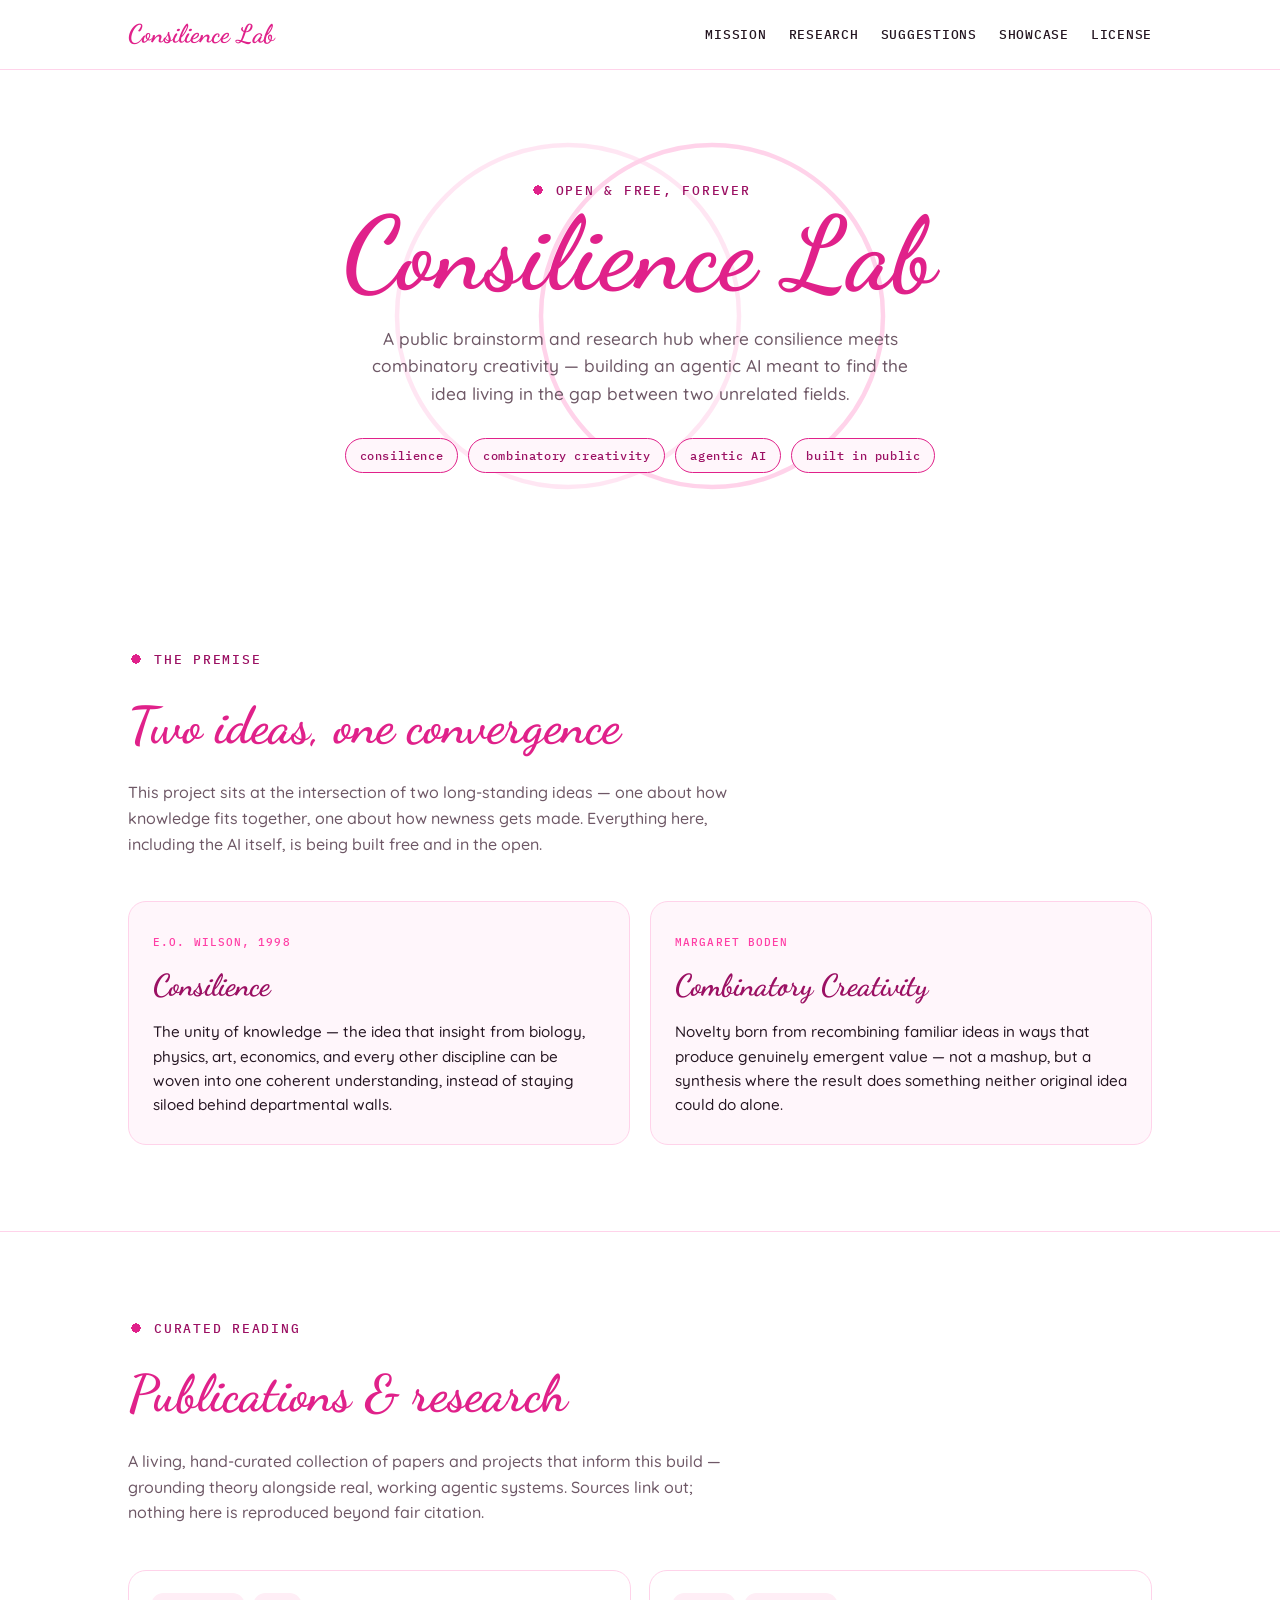
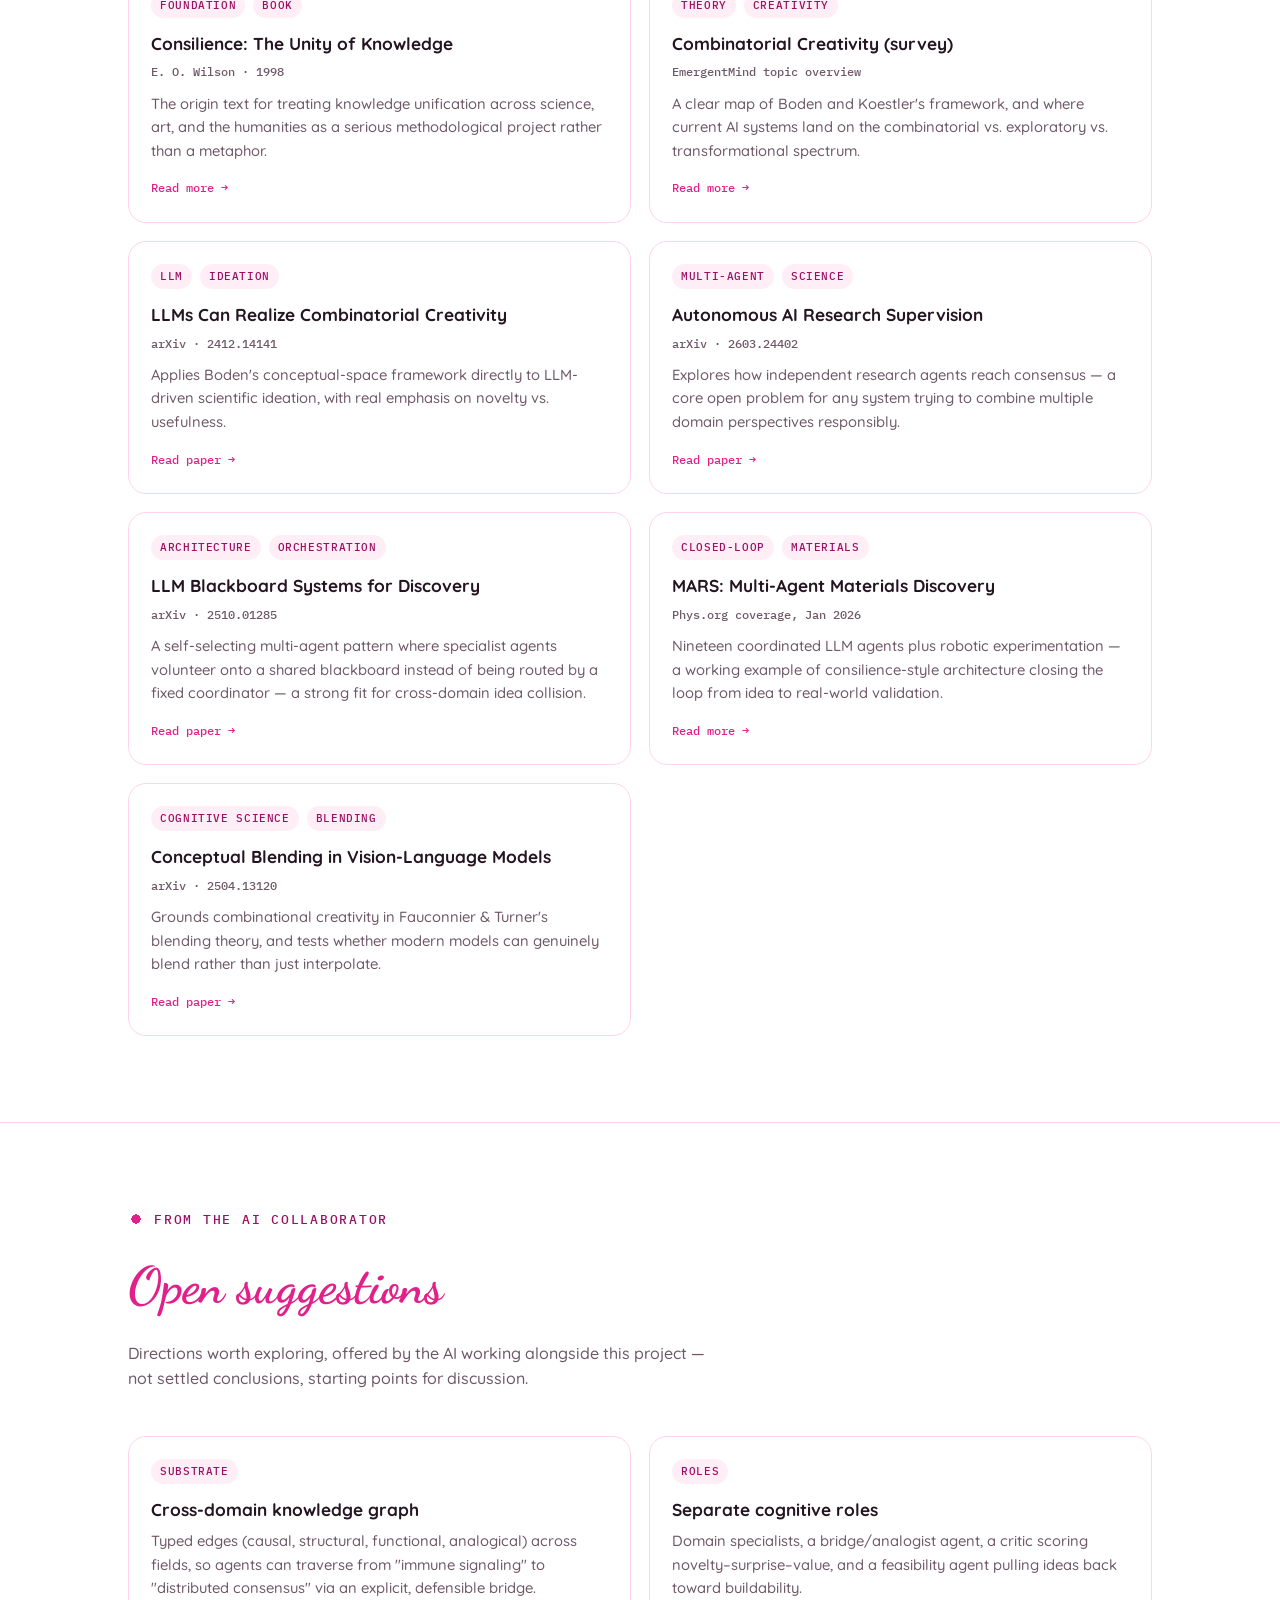
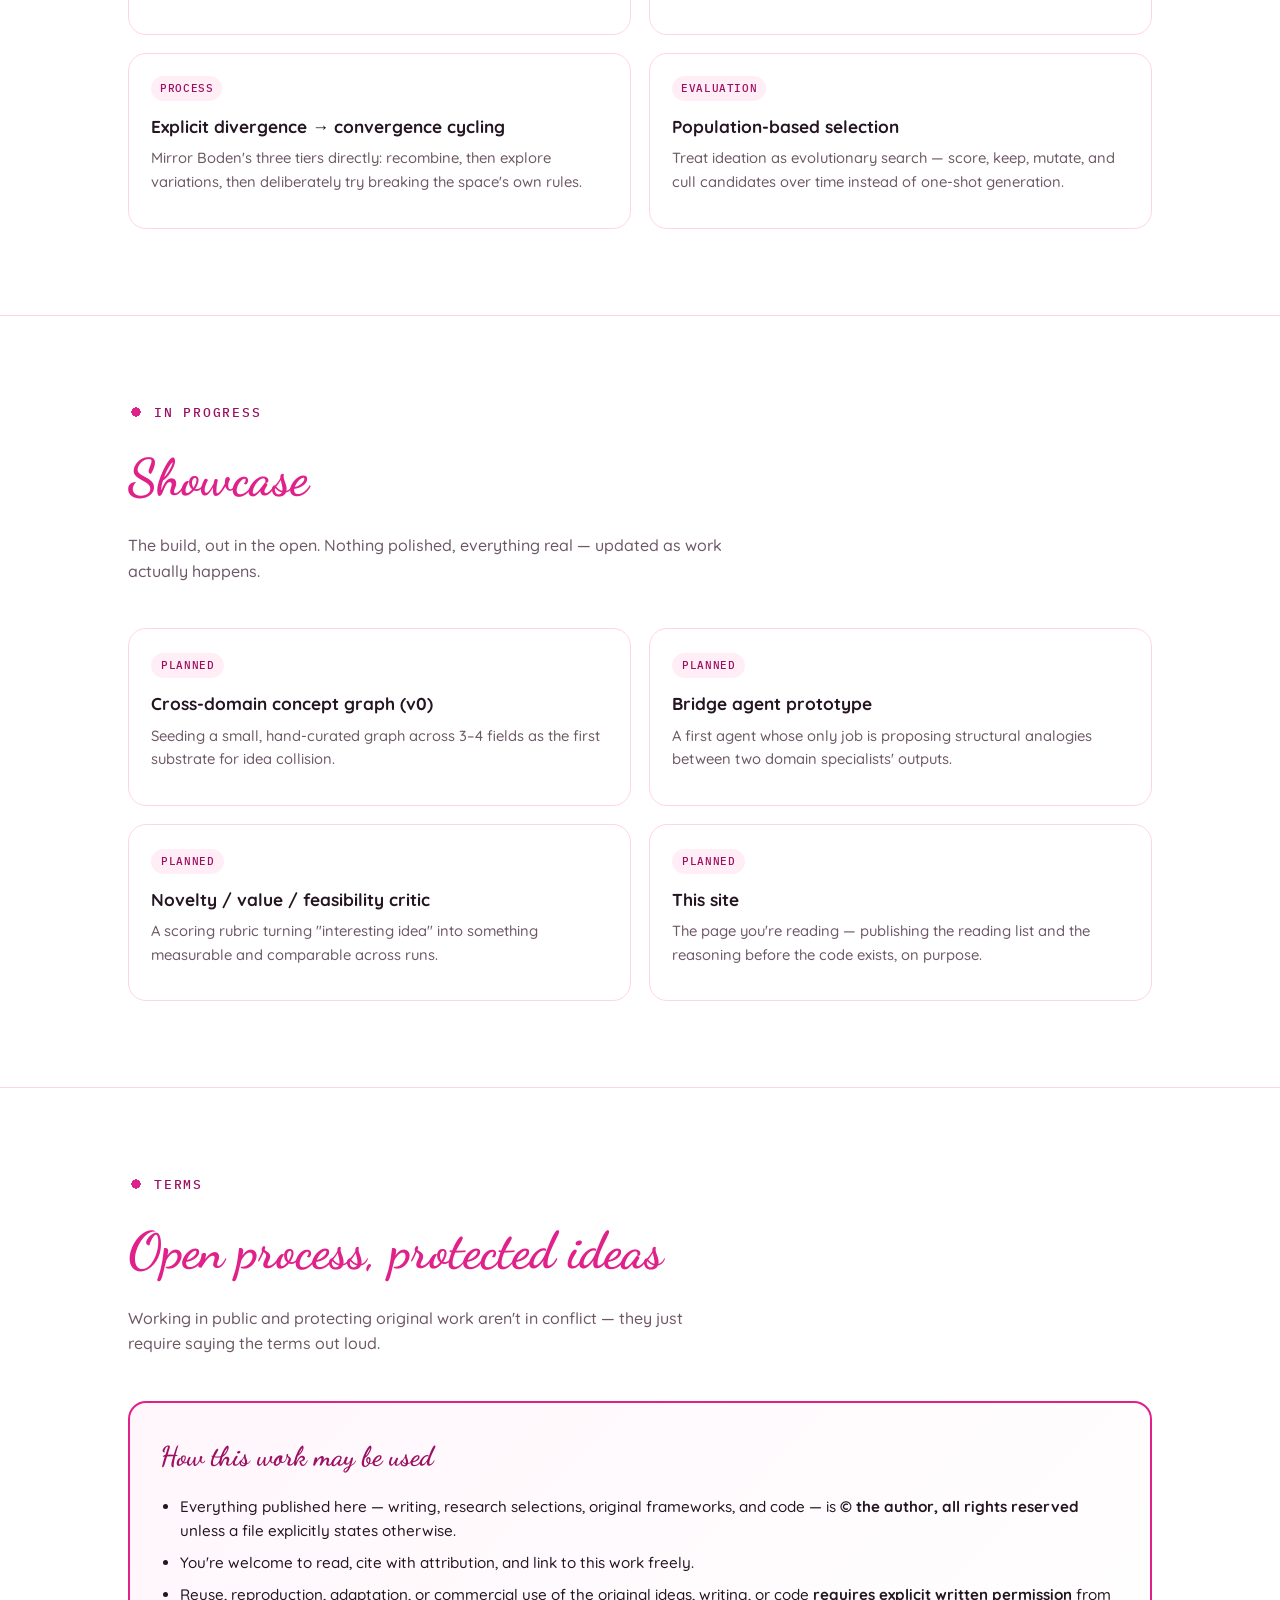
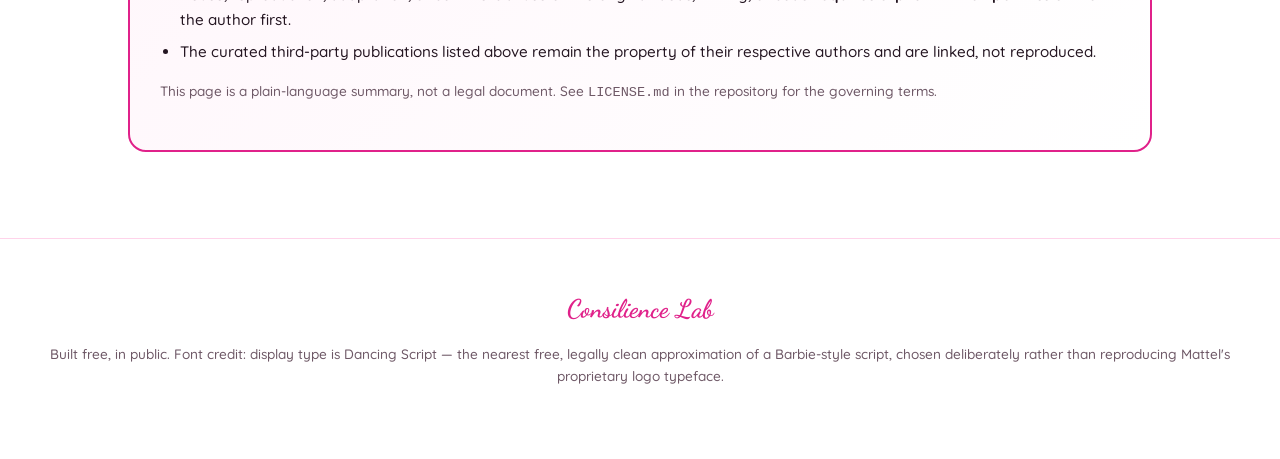
<file: index (8).html>
<!DOCTYPE html>
<html lang="en">
<head>
<meta charset="UTF-8">
<meta name="viewport" content="width=device-width, initial-scale=1.0">
<title>Consilience Lab — Where Ideas Collide</title>
<meta name="description" content="A public research and brainstorm hub exploring consilience and combinatory creativity in agentic AI. Curated publications, open suggestions, and work-in-progress, built free for everyone.">

<link rel="preconnect" href="https://fonts.googleapis.com">
<link rel="preconnect" href="https://fonts.gstatic.com" crossorigin>
<link href="https://fonts.googleapis.com/css2?family=Dancing+Script:wght@500;700&family=Quicksand:wght@400;500;600;700&family=IBM+Plex+Mono:wght@400;500&display=swap" rel="stylesheet">

<style>
  :root{
    --white:#ffffff;
    --barbie-pink:#e0218a;
    --hot-pink:#ff3ea5;
    --blush:#ffeef6;
    --blush-2:#fff6fb;
    --deep-magenta:#9b1063;
    --ink:#241521;
    --ink-soft:#6e5866;
    --line:#ffd3ea;
    --radius:18px;
  }

  *{box-sizing:border-box;}
  html{scroll-behavior:smooth;}
  body{
    margin:0;
    background:var(--white);
    color:var(--ink);
    font-family:'Quicksand', sans-serif;
    font-weight:500;
    line-height:1.6;
    -webkit-font-smoothing:antialiased;
  }

  ::selection{ background:var(--barbie-pink); color:#fff; }

  a{ color:var(--deep-magenta); text-decoration-color:var(--line); }
  a:hover{ color:var(--hot-pink); }

  .wrap{ max-width:1080px; margin:0 auto; padding:0 28px; }

  h1,h2,h3{ margin:0; }

  .script{
    font-family:'Dancing Script', cursive;
    font-weight:700;
    color:var(--barbie-pink);
  }

  .eyebrow{
    font-family:'IBM Plex Mono', monospace;
    font-size:12.5px;
    letter-spacing:.14em;
    text-transform:uppercase;
    color:var(--deep-magenta);
    display:inline-flex;
    align-items:center;
    gap:10px;
  }
  .eyebrow::before{
    content:"";
    width:16px; height:16px;
    background: var(--venn-icon);
    display:inline-block;
  }

  /* ---------- Nav ---------- */
  nav{
    position:sticky; top:0; z-index:50;
    background:rgba(255,255,255,0.88);
    backdrop-filter:blur(8px);
    border-bottom:1px solid var(--line);
  }
  .nav-inner{
    max-width:1080px; margin:0 auto; padding:14px 28px;
    display:flex; align-items:center; justify-content:space-between;
    gap:16px; flex-wrap:wrap;
  }
  .nav-mark{
    font-family:'Dancing Script', cursive;
    font-weight:700;
    font-size:1.6rem;
    color:var(--barbie-pink);
  }
  .nav-links{
    display:flex; gap:22px; flex-wrap:wrap;
    font-family:'IBM Plex Mono', monospace;
    font-size:12.5px;
    letter-spacing:.06em;
    text-transform:uppercase;
  }
  .nav-links a{ color:var(--ink); text-decoration:none; }
  .nav-links a:hover{ color:var(--barbie-pink); }

  /* ---------- Hero ---------- */
  header.hero{
    position:relative;
    padding:110px 28px 90px;
    text-align:center;
    overflow:hidden;
  }
  .venn-bg{
    position:absolute; inset:0;
    display:flex; align-items:center; justify-content:center;
    pointer-events:none;
    opacity:0.55;
  }
  .venn-bg svg{ width:min(720px, 90vw); height:auto; }

  .hero-content{ position:relative; z-index:1; }

  .hero h1{
    font-size:clamp(3.2rem, 9vw, 6.4rem);
    line-height:0.95;
    letter-spacing:0.01em;
  }
  .hero .tagline{
    max-width:560px;
    margin:22px auto 0;
    font-size:1.08rem;
    color:var(--ink-soft);
  }
  .hero .badge-row{
    margin-top:30px;
    display:flex; gap:10px; justify-content:center; flex-wrap:wrap;
  }
  .pill{
    font-family:'IBM Plex Mono', monospace;
    font-size:12px;
    letter-spacing:.05em;
    padding:7px 14px;
    border-radius:999px;
    border:1.5px solid var(--barbie-pink);
    color:var(--deep-magenta);
    background:var(--blush-2);
  }

  /* ---------- Section shell ---------- */
  section{ padding:86px 0; border-top:1px solid var(--line); }
  section:first-of-type{ border-top:none; }
  .section-head{ margin-bottom:44px; max-width:680px; }
  .section-head h2{
    font-family:'Dancing Script', cursive;
    font-weight:700;
    font-size:clamp(2.2rem, 4.5vw, 3.2rem);
    color:var(--barbie-pink);
    margin-top:10px;
  }
  .section-head p{ color:var(--ink-soft); margin-top:14px; font-size:1rem; max-width:600px; }

  /* ---------- Mission / definitions ---------- */
  .terms{
    display:grid; grid-template-columns:1fr 1fr; gap:20px;
    margin-top:10px;
  }
  .term-card{
    background:var(--blush-2);
    border:1.5px solid var(--line);
    border-radius:var(--radius);
    padding:26px 24px;
  }
  .term-card .kicker{
    font-family:'IBM Plex Mono', monospace;
    font-size:11px; letter-spacing:.1em; text-transform:uppercase;
    color:var(--hot-pink);
  }
  .term-card h3{
    font-family:'Dancing Script', cursive;
    font-weight:700;
    font-size:1.9rem;
    color:var(--deep-magenta);
    margin:8px 0 10px;
  }
  .term-card p{ margin:0; color:var(--ink); font-size:0.95rem; }

  /* ---------- Cards grid (publications / suggestions / showcase) ---------- */
  .grid{ display:grid; grid-template-columns:repeat(2, 1fr); gap:18px; }

  .card{
    border:1.5px solid var(--line);
    border-radius:var(--radius);
    padding:22px;
    background:var(--white);
    transition: border-color .18s ease, transform .18s ease;
  }
  .card:hover{ border-color:var(--barbie-pink); transform:translateY(-2px); }

  .tag-row{ display:flex; gap:8px; flex-wrap:wrap; margin-bottom:12px; }
  .tag{
    font-family:'IBM Plex Mono', monospace;
    font-size:10.5px; letter-spacing:.06em; text-transform:uppercase;
    color:var(--deep-magenta);
    background:var(--blush);
    padding:4px 9px;
    border-radius:999px;
  }
  .card h3{ font-size:1.08rem; font-weight:700; color:var(--ink); margin-bottom:6px; }
  .card .meta{
    font-family:'IBM Plex Mono', monospace;
    font-size:11.5px; color:var(--ink-soft); margin-bottom:10px;
  }
  .card p{ font-size:0.92rem; color:var(--ink-soft); margin:0 0 12px; }
  .card .link{
    font-family:'IBM Plex Mono', monospace;
    font-size:12px; font-weight:500;
    text-decoration:none;
    color:var(--barbie-pink);
  }
  .card .link:hover{ color:var(--hot-pink); }

  /* status chip for showcase */
  .status{
    font-family:'IBM Plex Mono', monospace;
    font-size:10.5px; letter-spacing:.06em; text-transform:uppercase;
    padding:4px 10px; border-radius:999px;
    display:inline-block; margin-bottom:12px;
  }
  .status.exploring{ background:#fff2c9; color:#8a6a00; }
  .status.prototyping{ background:#dcf3e4; color:#177a44; }
  .status.planned{ background:var(--blush); color:var(--deep-magenta); }

  /* ---------- License callout ---------- */
  .license-box{
    background:linear-gradient(135deg, var(--blush-2), #fff);
    border:2px solid var(--barbie-pink);
    border-radius:var(--radius);
    padding:32px 30px;
  }
  .license-box h3{
    font-family:'Dancing Script', cursive; font-weight:700;
    color:var(--deep-magenta); font-size:1.7rem; margin-bottom:12px;
  }
  .license-box ul{ margin:16px 0; padding-left:20px; }
  .license-box li{ margin-bottom:8px; font-size:0.95rem; }
  .license-box .fine{ font-size:0.85rem; color:var(--ink-soft); margin-top:16px; }

  /* ---------- Footer ---------- */
  footer{
    padding:50px 28px 60px;
    text-align:center;
    border-top:1px solid var(--line);
  }
  footer .script{ font-size:1.6rem; display:block; margin-bottom:8px; }
  footer p{ font-size:0.85rem; color:var(--ink-soft); }

  @media (max-width: 760px){
    .terms{ grid-template-columns:1fr; }
    .grid{ grid-template-columns:1fr; }
    .nav-links{ font-size:11px; gap:14px; }
  }

  @media (prefers-reduced-motion: reduce){
    html{ scroll-behavior:auto; }
    .card{ transition:none; }
  }
</style>
</head>
<body>

<nav>
  <div class="nav-inner">
    <div class="nav-mark">Consilience Lab</div>
    <div class="nav-links">
      <a href="#mission">Mission</a>
      <a href="#research">Research</a>
      <a href="#suggestions">Suggestions</a>
      <a href="#showcase">Showcase</a>
      <a href="#license">License</a>
    </div>
  </div>
</nav>

<header class="hero">
  <div class="venn-bg" aria-hidden="true">
    <svg viewBox="0 0 400 220" fill="none">
      <circle cx="160" cy="110" r="95" stroke="#ffd3ea" stroke-width="2.5"/>
      <circle cx="240" cy="110" r="95" stroke="#ffb0d9" stroke-width="2.5"/>
    </svg>
  </div>
  <div class="hero-content">
    <span class="eyebrow" style="--venn-icon: radial-gradient(circle, var(--barbie-pink) 40%, transparent 41%);">open &amp; free, forever</span>
    <h1 class="script">Consilience Lab</h1>
    <p class="tagline">A public brainstorm and research hub where consilience meets combinatory creativity — building an agentic AI meant to find the idea living in the gap between two unrelated fields.</p>
    <div class="badge-row">
      <span class="pill">consilience</span>
      <span class="pill">combinatory creativity</span>
      <span class="pill">agentic AI</span>
      <span class="pill">built in public</span>
    </div>
  </div>
</header>

<section id="mission">
  <div class="wrap">
    <div class="section-head">
      <span class="eyebrow" style="--venn-icon: radial-gradient(circle, var(--barbie-pink) 40%, transparent 41%);">the premise</span>
      <h2>Two ideas, one convergence</h2>
      <p>This project sits at the intersection of two long-standing ideas — one about how knowledge fits together, one about how newness gets made. Everything here, including the AI itself, is being built free and in the open.</p>
    </div>
    <div class="terms">
      <div class="term-card">
        <span class="kicker">E.O. Wilson, 1998</span>
        <h3>Consilience</h3>
        <p>The unity of knowledge — the idea that insight from biology, physics, art, economics, and every other discipline can be woven into one coherent understanding, instead of staying siloed behind departmental walls.</p>
      </div>
      <div class="term-card">
        <span class="kicker">Margaret Boden</span>
        <h3>Combinatory Creativity</h3>
        <p>Novelty born from recombining familiar ideas in ways that produce genuinely emergent value — not a mashup, but a synthesis where the result does something neither original idea could do alone.</p>
      </div>
    </div>
  </div>
</section>

<section id="research">
  <div class="wrap">
    <div class="section-head">
      <span class="eyebrow" style="--venn-icon: radial-gradient(circle, var(--barbie-pink) 40%, transparent 41%);">curated reading</span>
      <h2>Publications &amp; research</h2>
      <p>A living, hand-curated collection of papers and projects that inform this build — grounding theory alongside real, working agentic systems. Sources link out; nothing here is reproduced beyond fair citation.</p>
    </div>

    <div class="grid">

      <div class="card">
        <div class="tag-row"><span class="tag">foundation</span><span class="tag">book</span></div>
        <h3>Consilience: The Unity of Knowledge</h3>
        <div class="meta">E. O. Wilson · 1998</div>
        <p>The origin text for treating knowledge unification across science, art, and the humanities as a serious methodological project rather than a metaphor.</p>
        <a class="link" href="https://en.wikipedia.org/wiki/Consilience_(book)" target="_blank" rel="noopener">Read more →</a>
      </div>

      <div class="card">
        <div class="tag-row"><span class="tag">theory</span><span class="tag">creativity</span></div>
        <h3>Combinatorial Creativity (survey)</h3>
        <div class="meta">EmergentMind topic overview</div>
        <p>A clear map of Boden and Koestler's framework, and where current AI systems land on the combinatorial vs. exploratory vs. transformational spectrum.</p>
        <a class="link" href="https://www.emergentmind.com/topics/combinatorial-creativity-cc" target="_blank" rel="noopener">Read more →</a>
      </div>

      <div class="card">
        <div class="tag-row"><span class="tag">LLM</span><span class="tag">ideation</span></div>
        <h3>LLMs Can Realize Combinatorial Creativity</h3>
        <div class="meta">arXiv · 2412.14141</div>
        <p>Applies Boden's conceptual-space framework directly to LLM-driven scientific ideation, with real emphasis on novelty vs. usefulness.</p>
        <a class="link" href="https://arxiv.org/pdf/2412.14141" target="_blank" rel="noopener">Read paper →</a>
      </div>

      <div class="card">
        <div class="tag-row"><span class="tag">multi-agent</span><span class="tag">science</span></div>
        <h3>Autonomous AI Research Supervision</h3>
        <div class="meta">arXiv · 2603.24402</div>
        <p>Explores how independent research agents reach consensus — a core open problem for any system trying to combine multiple domain perspectives responsibly.</p>
        <a class="link" href="https://arxiv.org/pdf/2603.24402" target="_blank" rel="noopener">Read paper →</a>
      </div>

      <div class="card">
        <div class="tag-row"><span class="tag">architecture</span><span class="tag">orchestration</span></div>
        <h3>LLM Blackboard Systems for Discovery</h3>
        <div class="meta">arXiv · 2510.01285</div>
        <p>A self-selecting multi-agent pattern where specialist agents volunteer onto a shared blackboard instead of being routed by a fixed coordinator — a strong fit for cross-domain idea collision.</p>
        <a class="link" href="https://arxiv.org/pdf/2510.01285" target="_blank" rel="noopener">Read paper →</a>
      </div>

      <div class="card">
        <div class="tag-row"><span class="tag">closed-loop</span><span class="tag">materials</span></div>
        <h3>MARS: Multi-Agent Materials Discovery</h3>
        <div class="meta">Phys.org coverage, Jan 2026</div>
        <p>Nineteen coordinated LLM agents plus robotic experimentation — a working example of consilience-style architecture closing the loop from idea to real-world validation.</p>
        <a class="link" href="https://phys.org/news/2026-01-multi-agent-ai-robots-automate.html" target="_blank" rel="noopener">Read more →</a>
      </div>

      <div class="card">
        <div class="tag-row"><span class="tag">cognitive science</span><span class="tag">blending</span></div>
        <h3>Conceptual Blending in Vision-Language Models</h3>
        <div class="meta">arXiv · 2504.13120</div>
        <p>Grounds combinational creativity in Fauconnier &amp; Turner's blending theory, and tests whether modern models can genuinely blend rather than just interpolate.</p>
        <a class="link" href="https://arxiv.org/pdf/2504.13120" target="_blank" rel="noopener">Read paper →</a>
      </div>

    </div>
  </div>
</section>

<section id="suggestions">
  <div class="wrap">
    <div class="section-head">
      <span class="eyebrow" style="--venn-icon: radial-gradient(circle, var(--barbie-pink) 40%, transparent 41%);">from the AI collaborator</span>
      <h2>Open suggestions</h2>
      <p>Directions worth exploring, offered by the AI working alongside this project — not settled conclusions, starting points for discussion.</p>
    </div>

    <div class="grid">
      <div class="card">
        <div class="tag-row"><span class="tag">substrate</span></div>
        <h3>Cross-domain knowledge graph</h3>
        <p>Typed edges (causal, structural, functional, analogical) across fields, so agents can traverse from "immune signaling" to "distributed consensus" via an explicit, defensible bridge.</p>
      </div>
      <div class="card">
        <div class="tag-row"><span class="tag">roles</span></div>
        <h3>Separate cognitive roles</h3>
        <p>Domain specialists, a bridge/analogist agent, a critic scoring novelty–surprise–value, and a feasibility agent pulling ideas back toward buildability.</p>
      </div>
      <div class="card">
        <div class="tag-row"><span class="tag">process</span></div>
        <h3>Explicit divergence → convergence cycling</h3>
        <p>Mirror Boden's three tiers directly: recombine, then explore variations, then deliberately try breaking the space's own rules.</p>
      </div>
      <div class="card">
        <div class="tag-row"><span class="tag">evaluation</span></div>
        <h3>Population-based selection</h3>
        <p>Treat ideation as evolutionary search — score, keep, mutate, and cull candidates over time instead of one-shot generation.</p>
      </div>
    </div>
  </div>
</section>

<section id="showcase">
  <div class="wrap">
    <div class="section-head">
      <span class="eyebrow" style="--venn-icon: radial-gradient(circle, var(--barbie-pink) 40%, transparent 41%);">in progress</span>
      <h2>Showcase</h2>
      <p>The build, out in the open. Nothing polished, everything real — updated as work actually happens.</p>
    </div>

    <div class="grid">
      <div class="card">
        <span class="status planned">planned</span>
        <h3>Cross-domain concept graph (v0)</h3>
        <p>Seeding a small, hand-curated graph across 3–4 fields as the first substrate for idea collision.</p>
      </div>
      <div class="card">
        <span class="status planned">planned</span>
        <h3>Bridge agent prototype</h3>
        <p>A first agent whose only job is proposing structural analogies between two domain specialists' outputs.</p>
      </div>
      <div class="card">
        <span class="status planned">planned</span>
        <h3>Novelty / value / feasibility critic</h3>
        <p>A scoring rubric turning "interesting idea" into something measurable and comparable across runs.</p>
      </div>
      <div class="card">
        <span class="status planned">planned</span>
        <h3>This site</h3>
        <p>The page you're reading — publishing the reading list and the reasoning before the code exists, on purpose.</p>
      </div>
    </div>
  </div>
</section>

<section id="license">
  <div class="wrap">
    <div class="section-head">
      <span class="eyebrow" style="--venn-icon: radial-gradient(circle, var(--barbie-pink) 40%, transparent 41%);">terms</span>
      <h2>Open process, protected ideas</h2>
      <p>Working in public and protecting original work aren't in conflict — they just require saying the terms out loud.</p>
    </div>

    <div class="license-box">
      <h3>How this work may be used</h3>
      <ul>
        <li>Everything published here — writing, research selections, original frameworks, and code — is <strong>© the author, all rights reserved</strong> unless a file explicitly states otherwise.</li>
        <li>You're welcome to read, cite with attribution, and link to this work freely.</li>
        <li>Reuse, reproduction, adaptation, or commercial use of the original ideas, writing, or code <strong>requires explicit written permission</strong> from the author first.</li>
        <li>The curated third-party publications listed above remain the property of their respective authors and are linked, not reproduced.</li>
      </ul>
      <p class="fine">This page is a plain-language summary, not a legal document. See <code>LICENSE.md</code> in the repository for the governing terms.</p>
    </div>
  </div>
</section>

<footer>
  <span class="script">Consilience Lab</span>
  <p>Built free, in public. Font credit: display type is Dancing Script — the nearest free, legally clean approximation of a Barbie-style script, chosen deliberately rather than reproducing Mattel's proprietary logo typeface.</p>
</footer>

</body>
</html>
</file>
